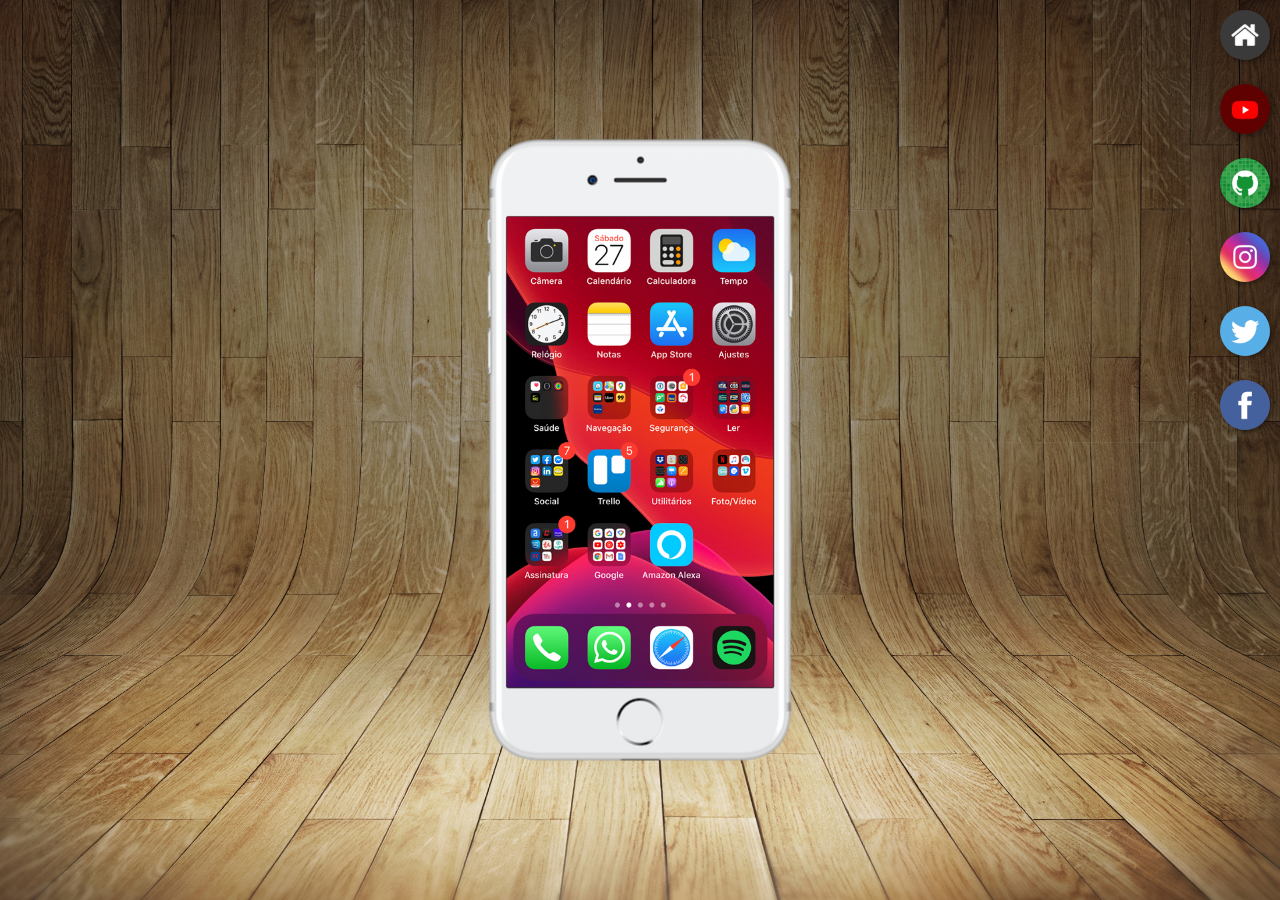
<file: index.html>
<!DOCTYPE html>
<html lang="pt-br">
<head>
  <meta charset="UTF-8">
  <meta name="viewport" content="width=device-width, initial-scale=1.0">
  <title>Projeto rede sociais</title>

  <link rel="stylesheet" href="estilo/style.css">
</head>
<body>
    <main>
        <section id="telefone">
            <iframe src="home.html" name="tela" id="tela" frameborder="0">
              Seu navegador não é compatível com isso.
            </iframe>
        </section>
        <section id="redes-sociais">
            <a href="home.html" target="tela"><img src="imagens/logo-home.jpg" alt="home"></a> <br>
            <a href="youtube.html" target="tela"><img src="imagens/logo-youtube.jpg" alt="Youtube"></a> <br>
            <a href="github.html" target="tela"><img src="imagens/logo-github.jpg" alt="Github"></a> <br>
            <a href="instagram.html" target="tela"><img src="imagens/logo-instagram.jpg" alt="Instagram"></a> <br>
            <a href="#" target="tela"><img src="imagens/logo-twitter.jpg" alt="Twitter"></a> <br>
            <a href="facebook.html" target="tela"><img src="imagens/logo-facebook.jpg" alt="Facebook"></a> <br>
        </section>
    </main>
</body>
</html>
</file>
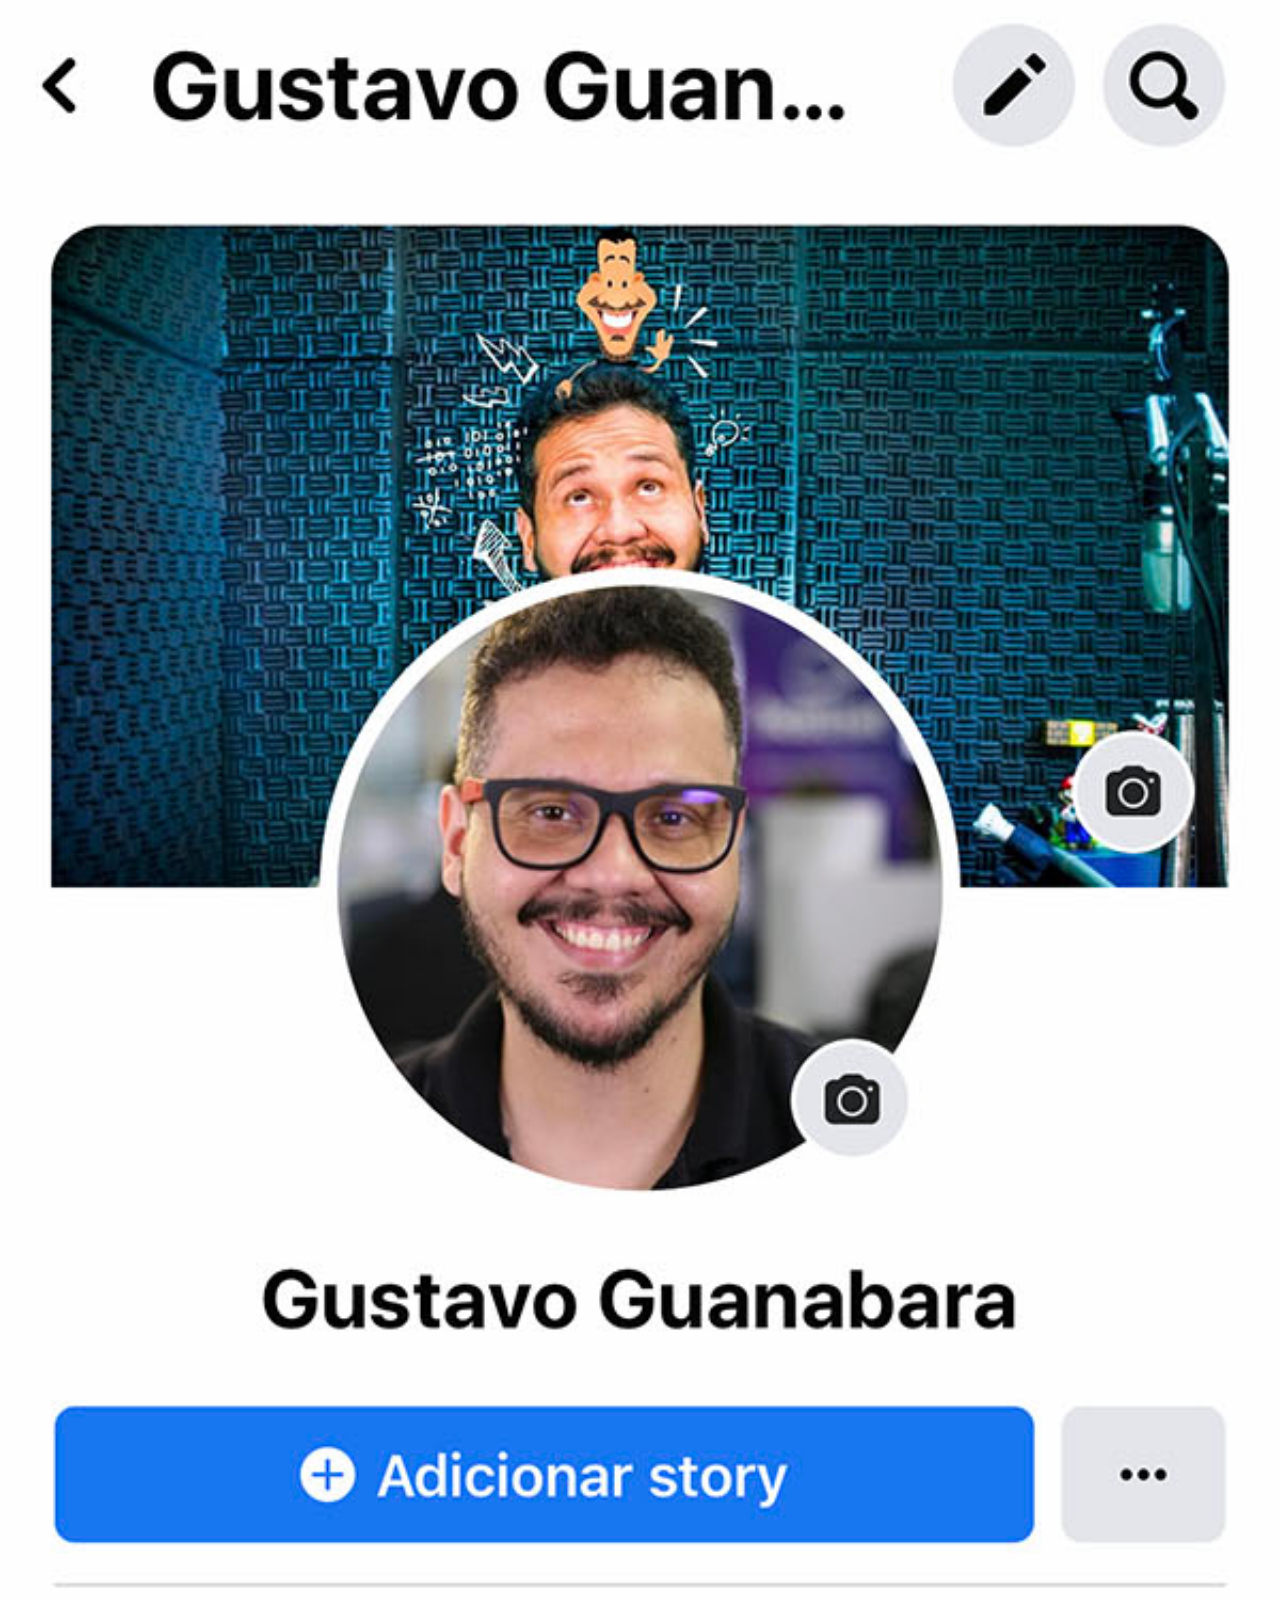
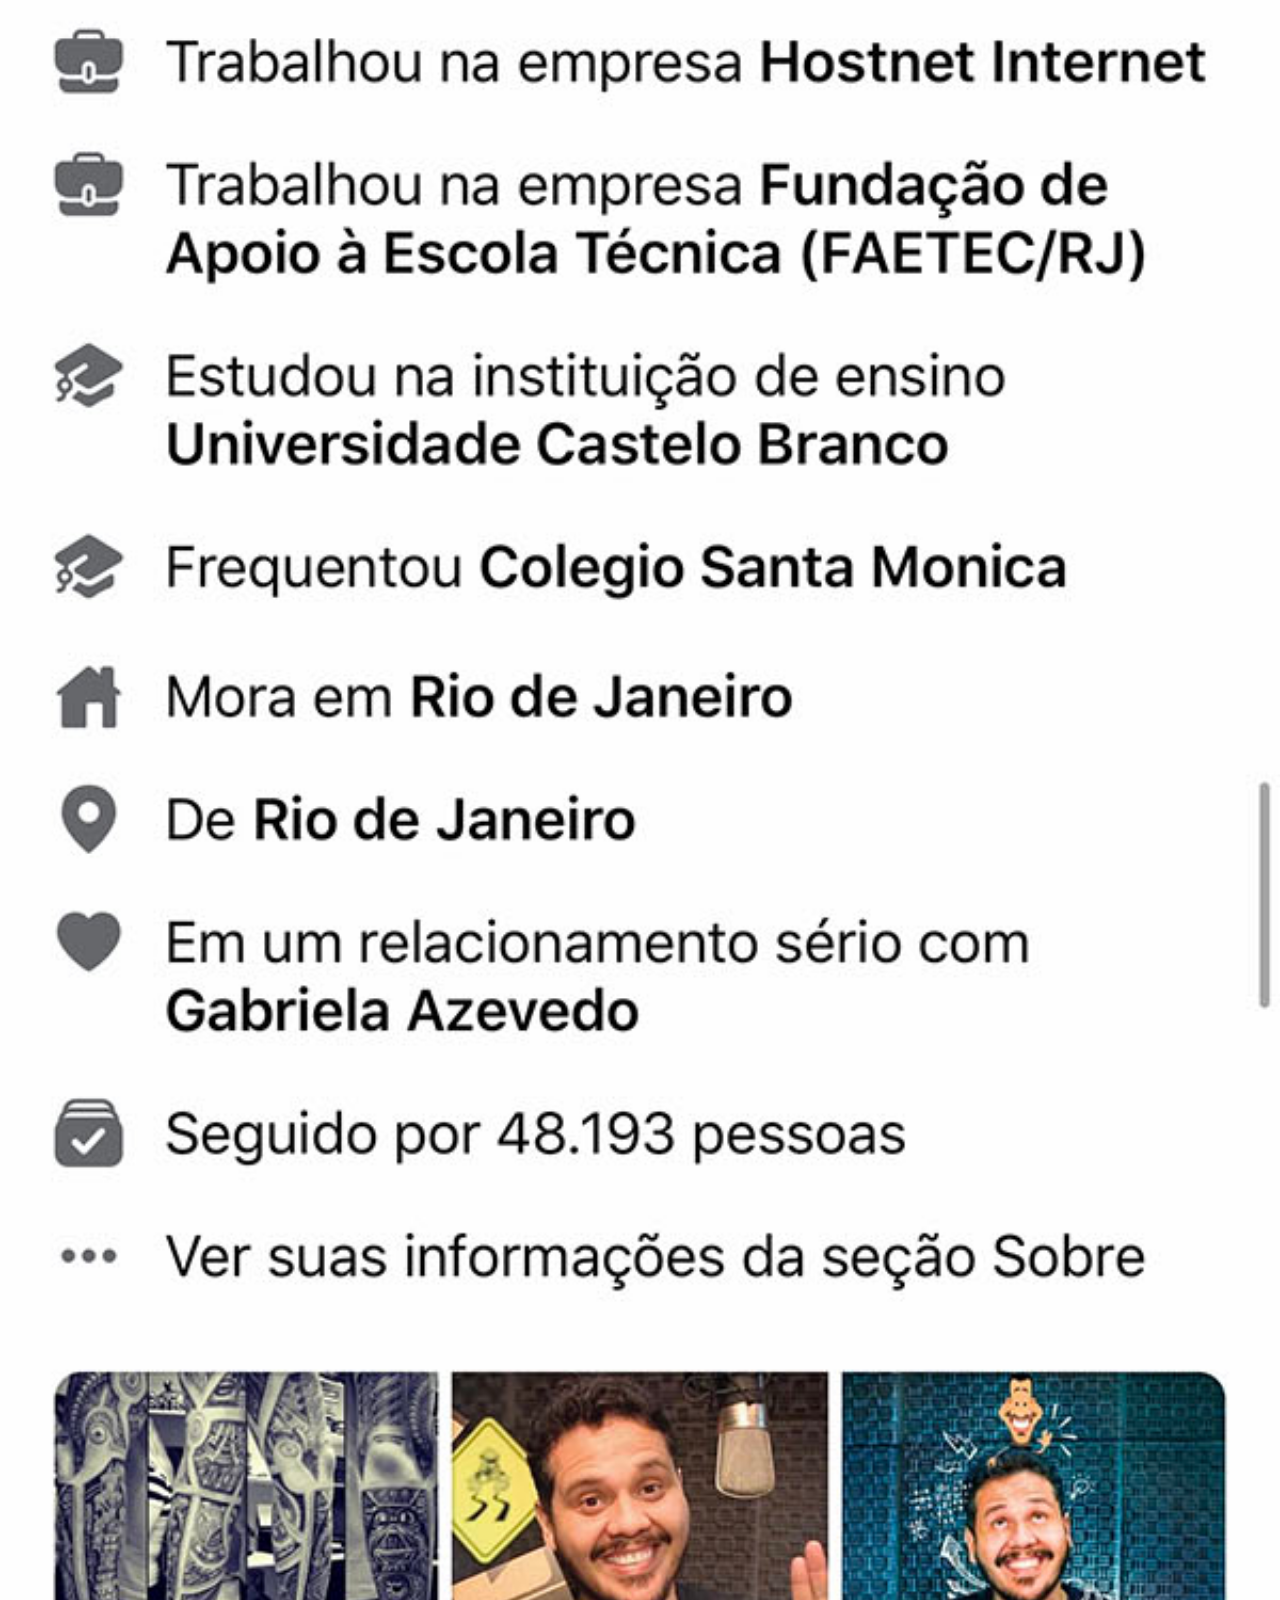
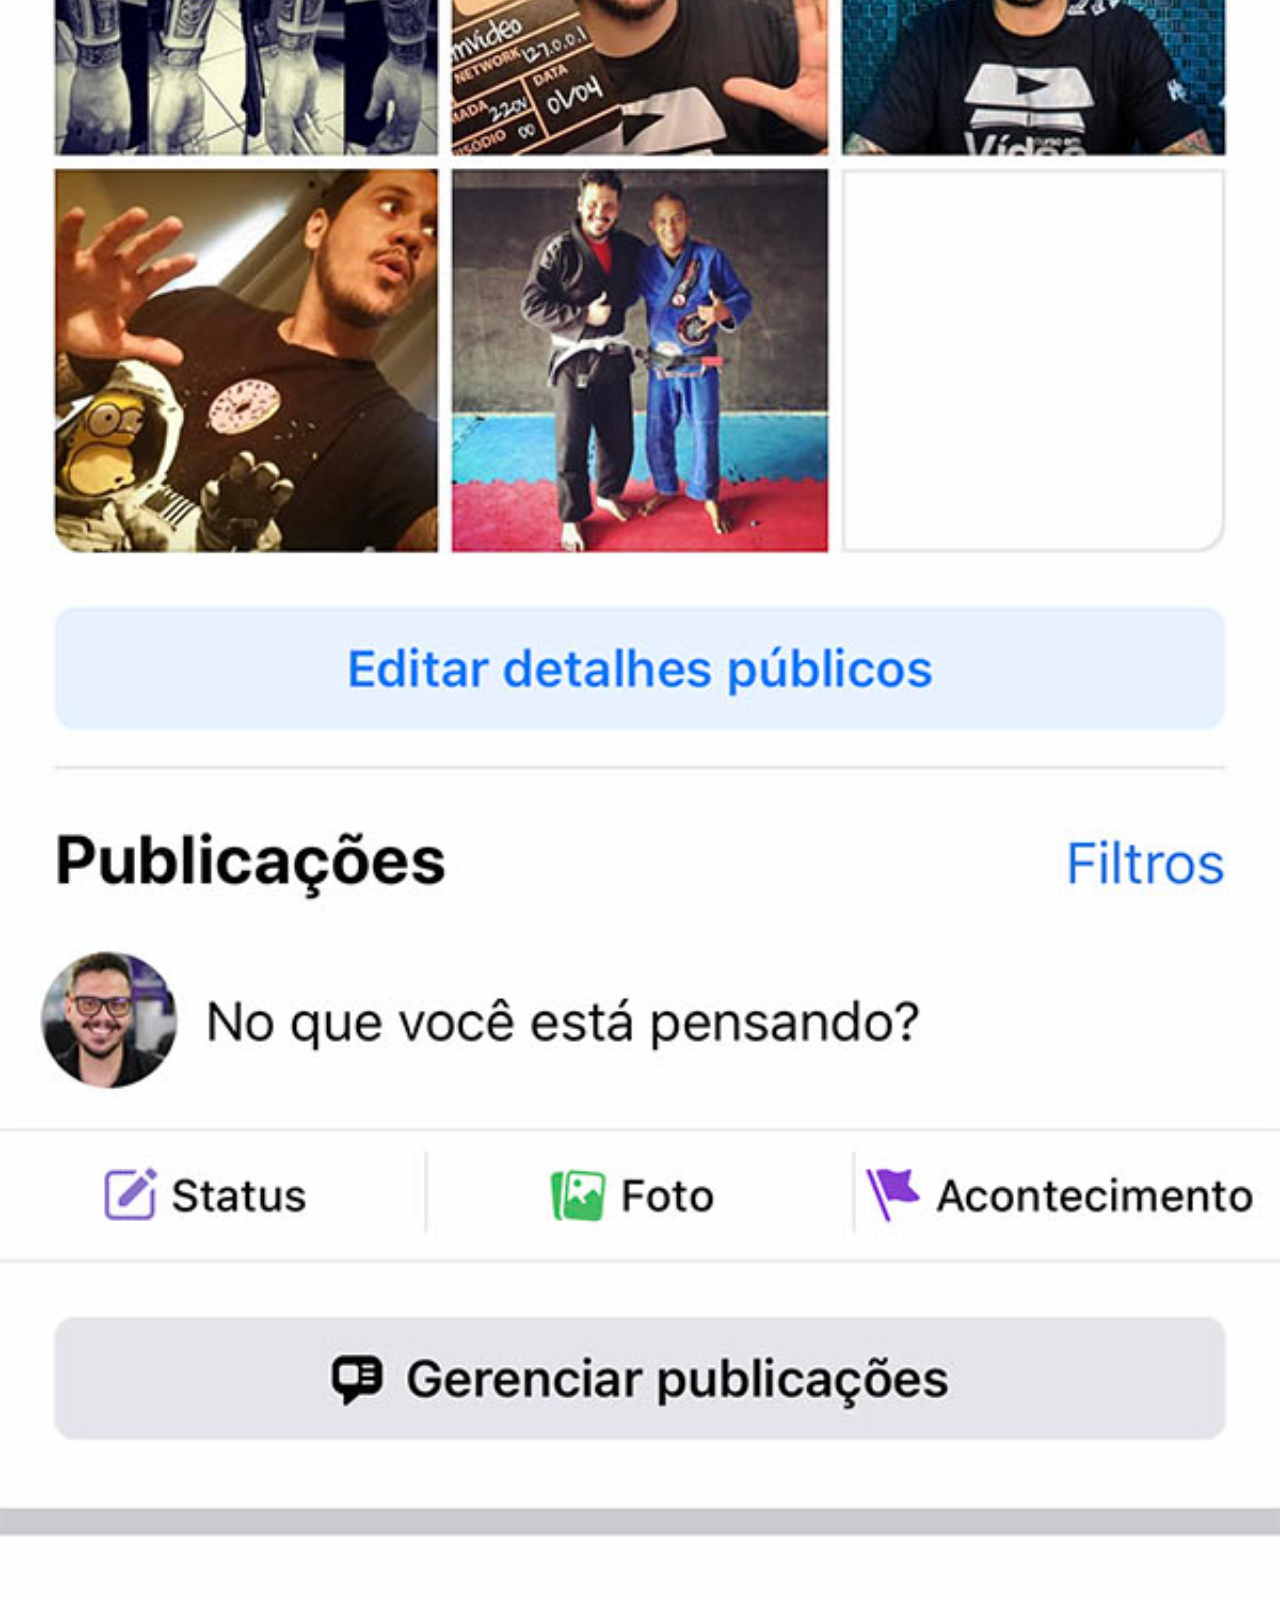
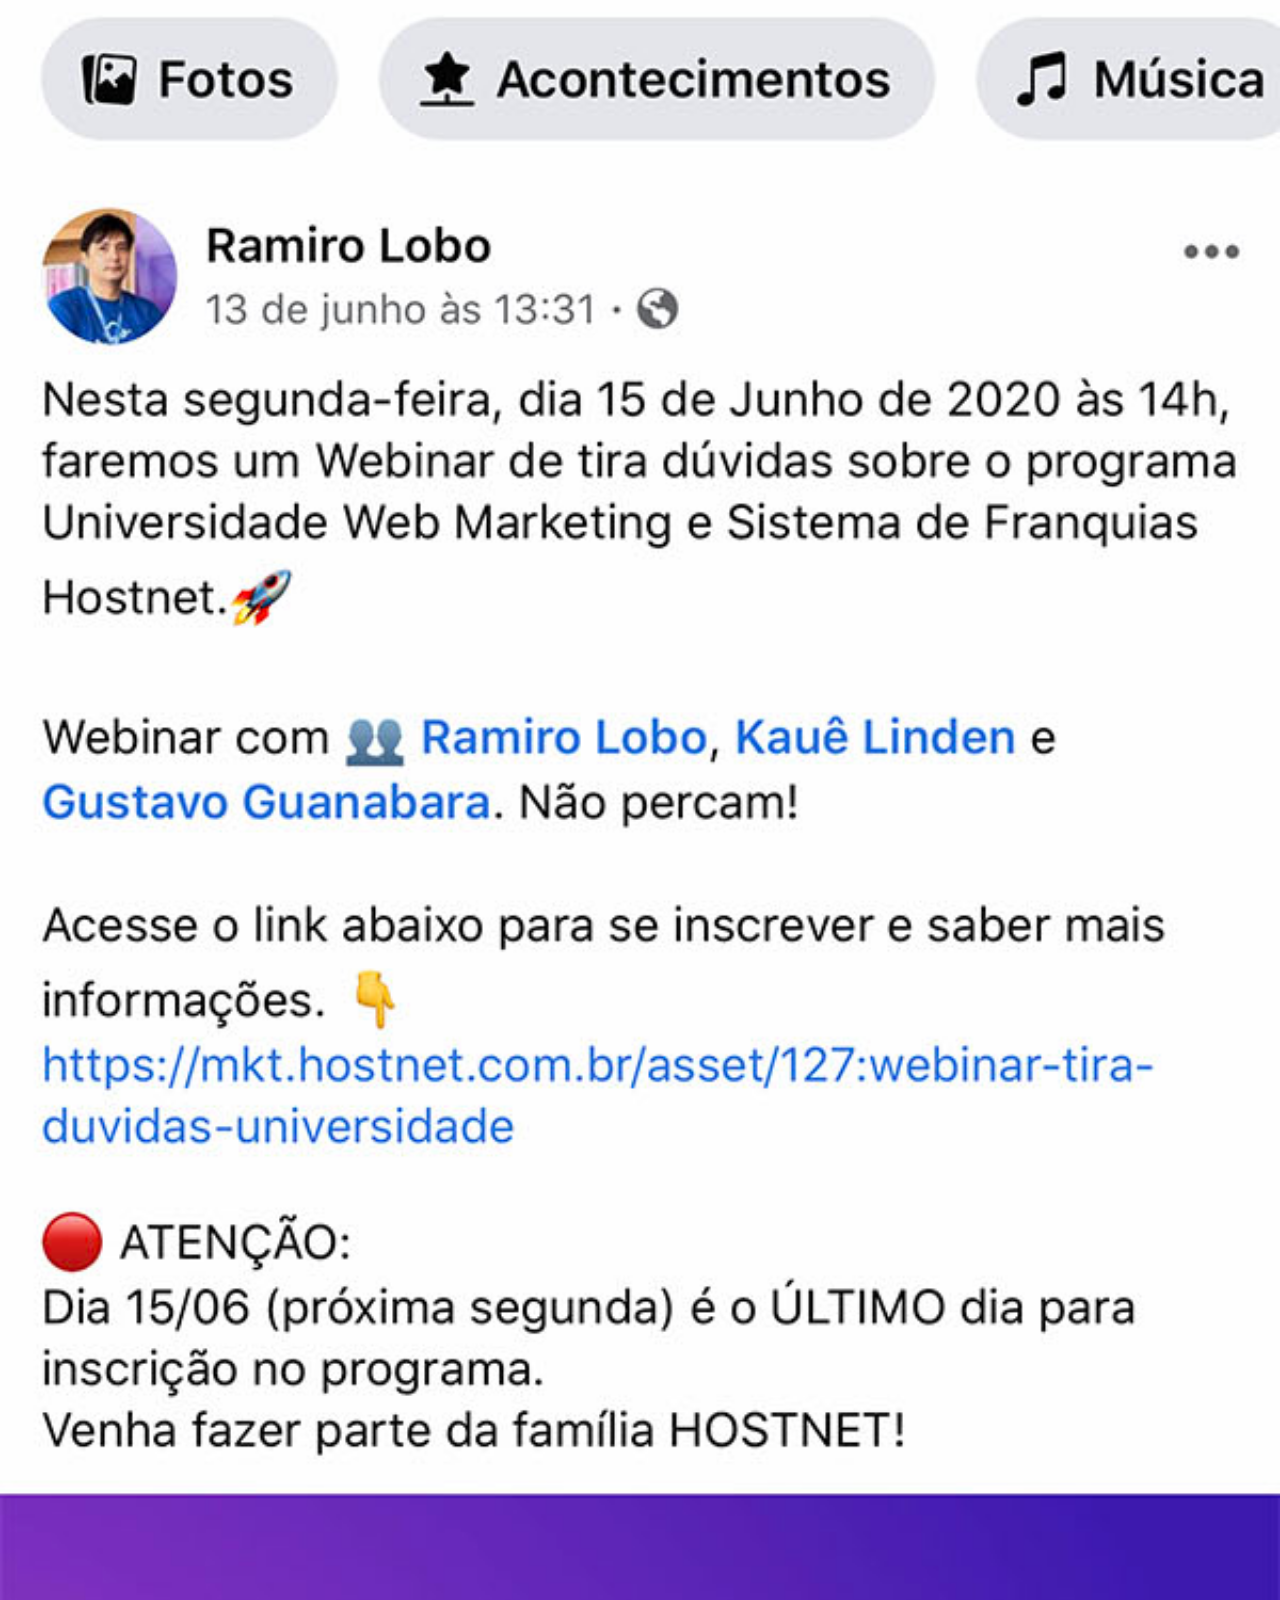
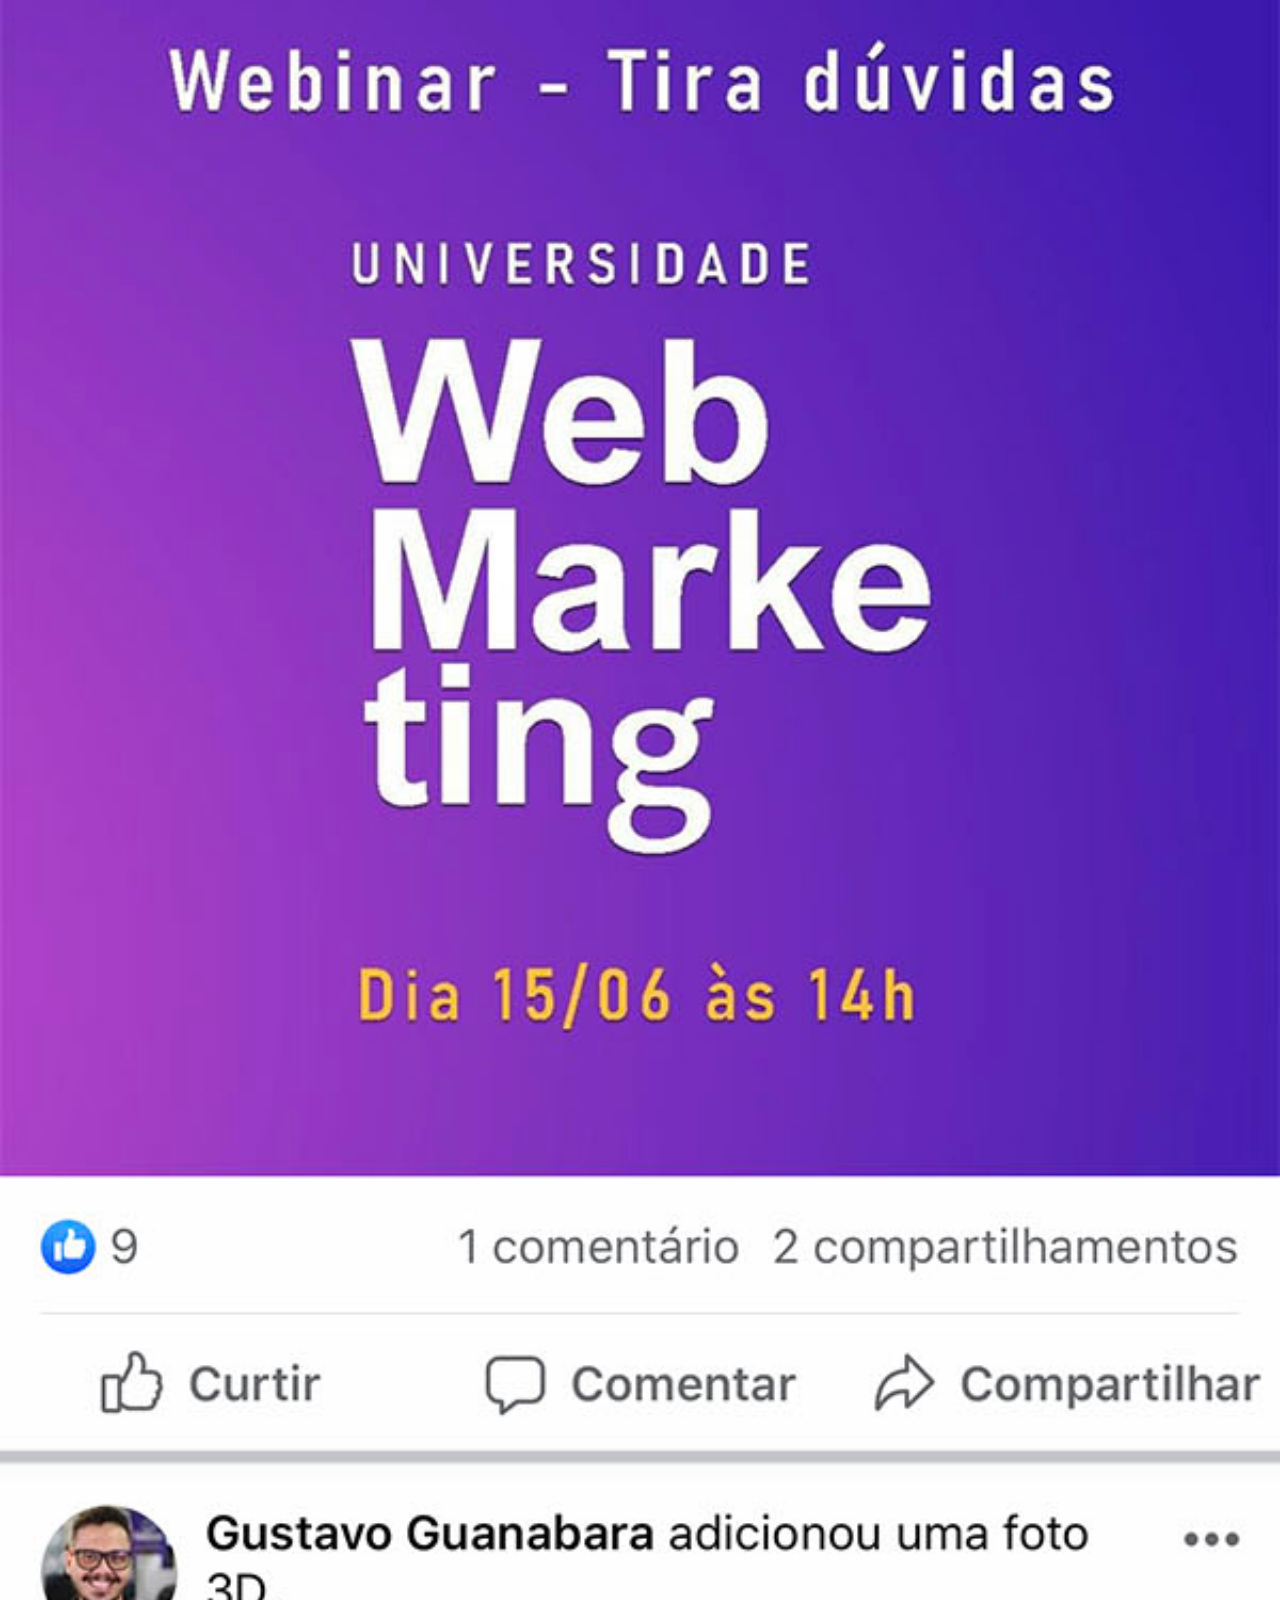
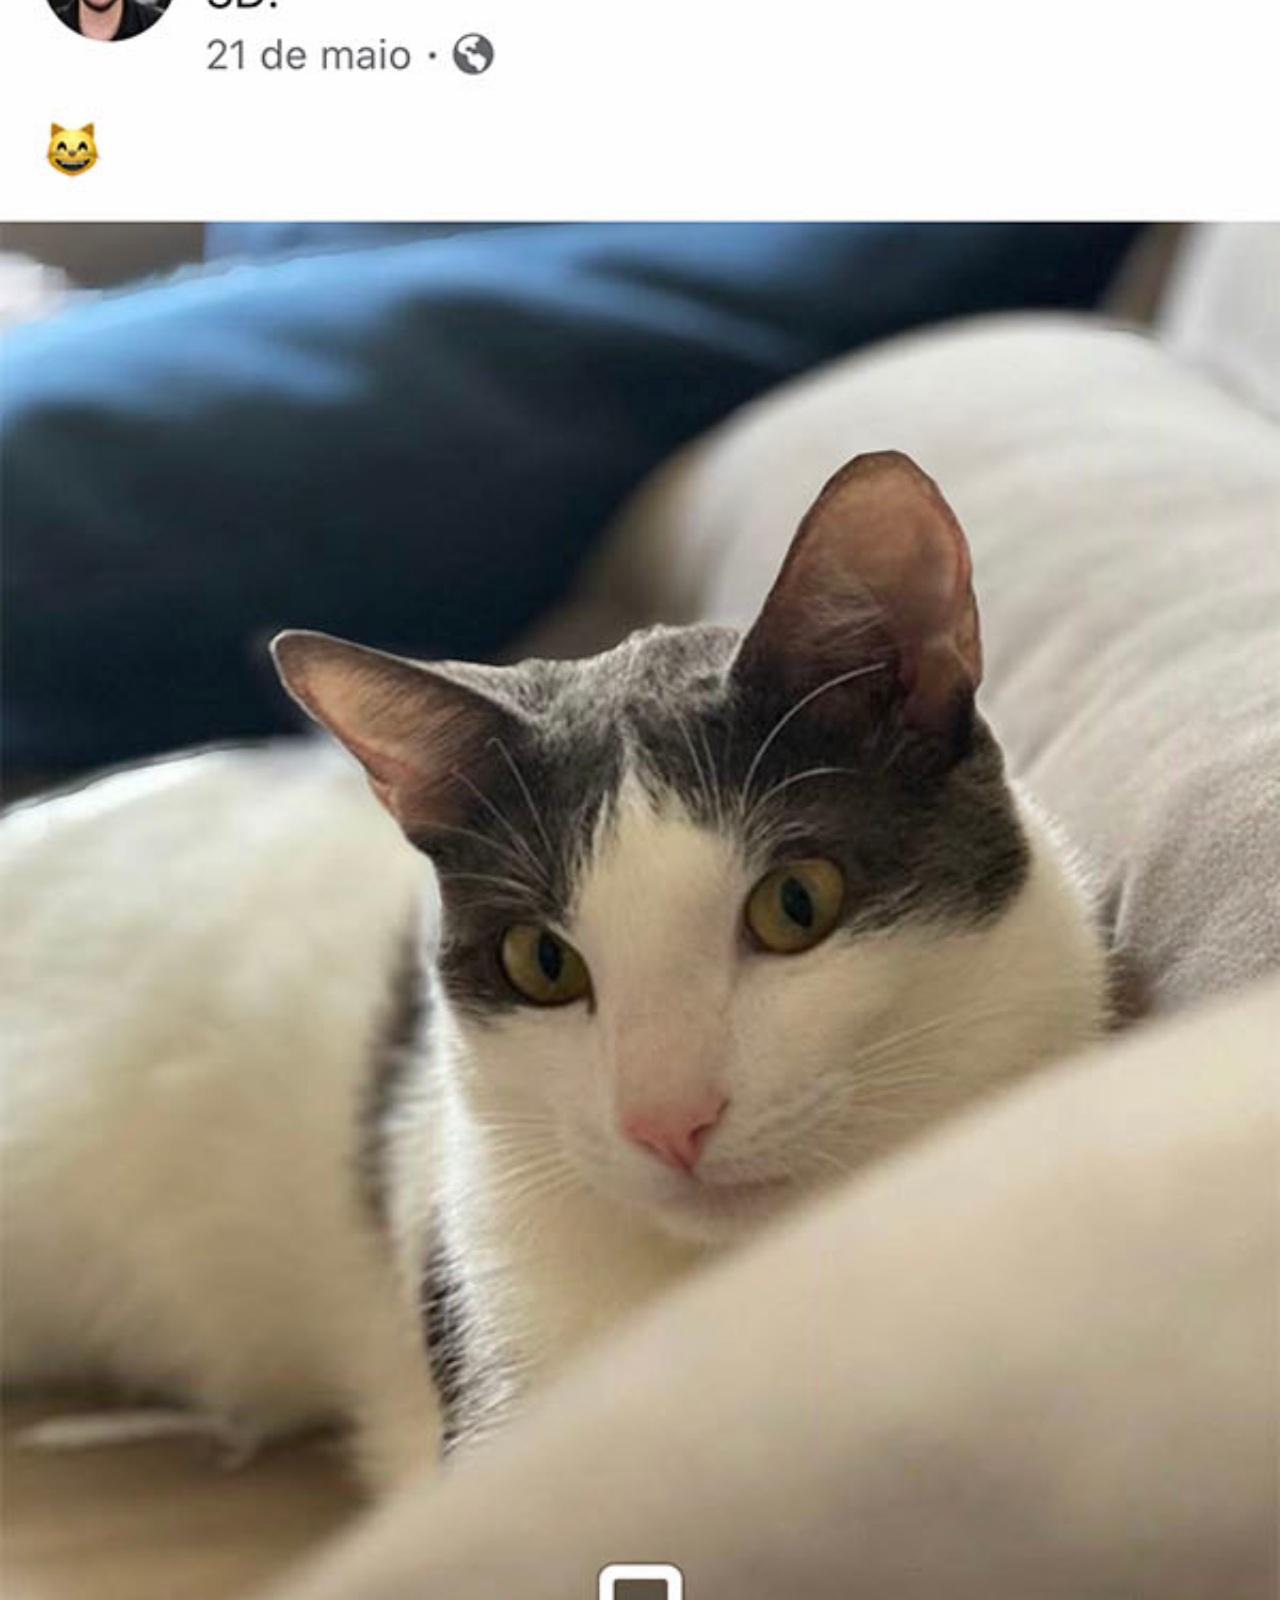
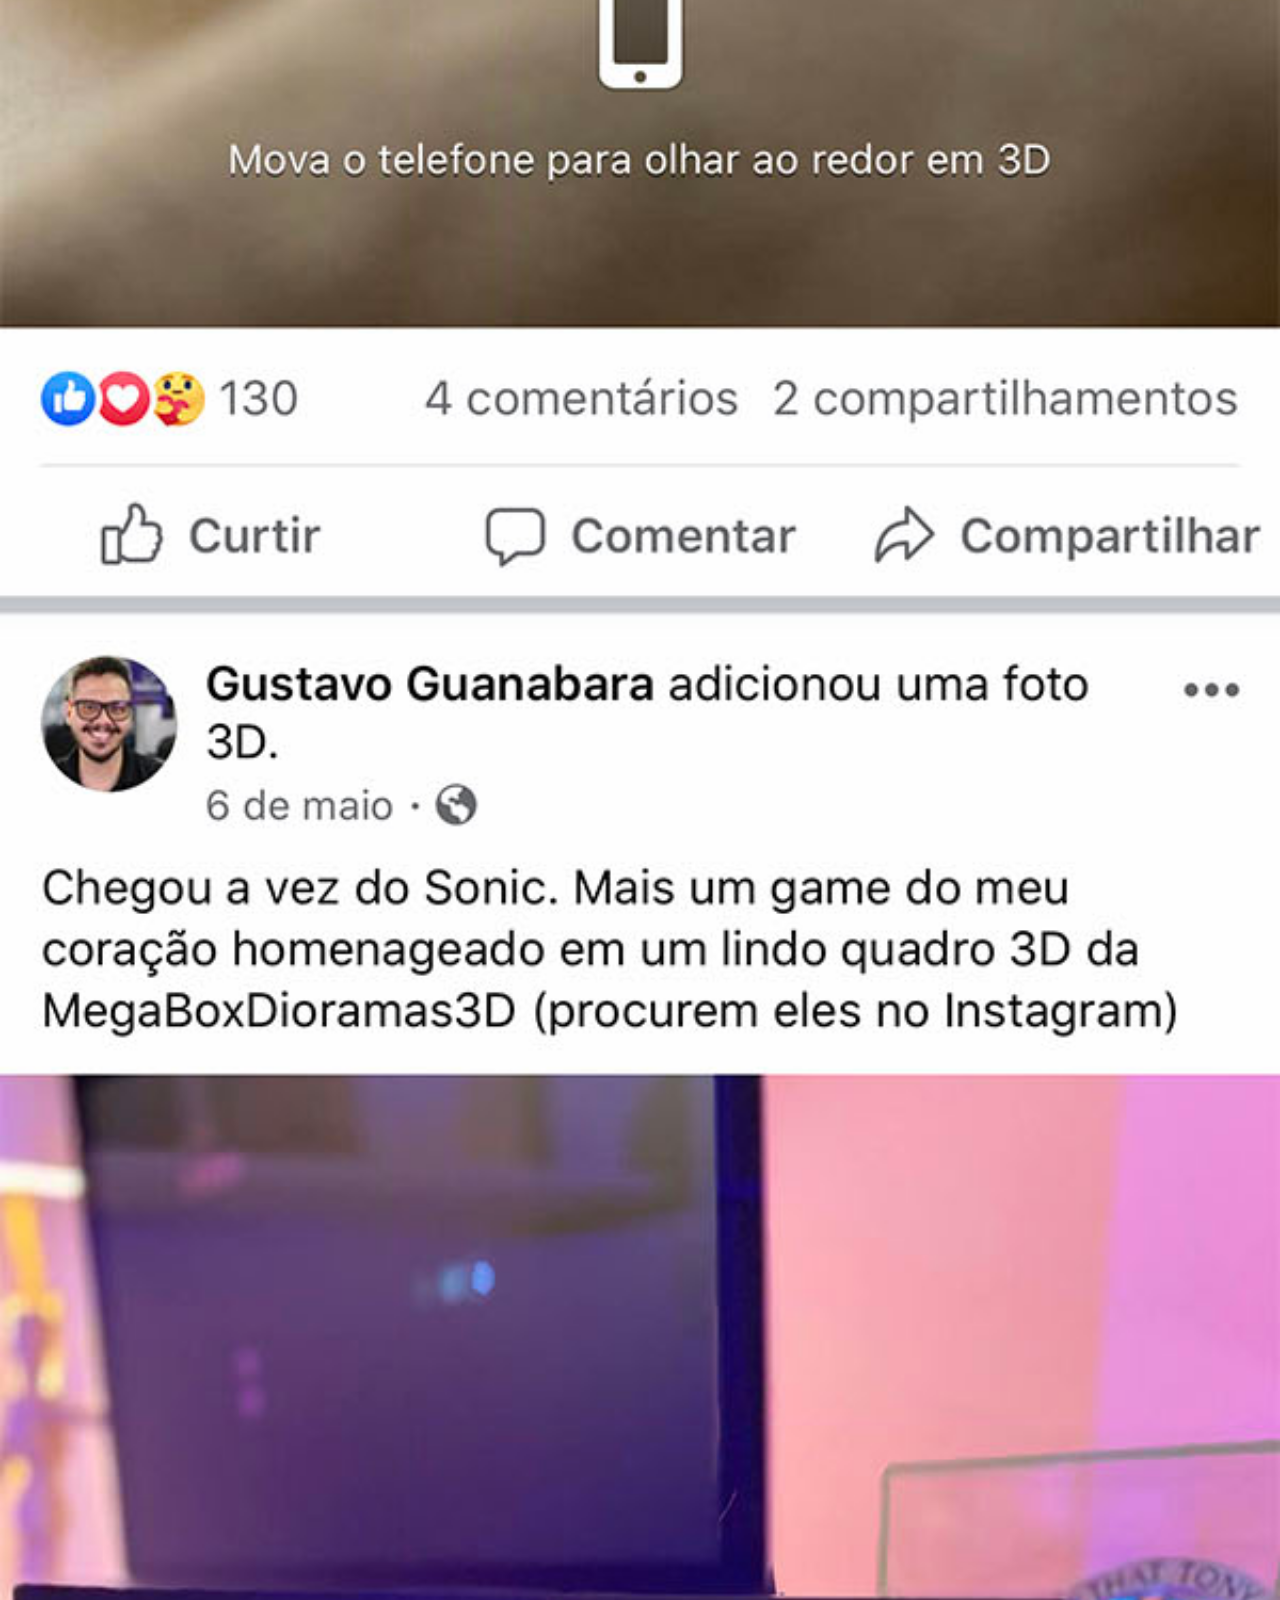
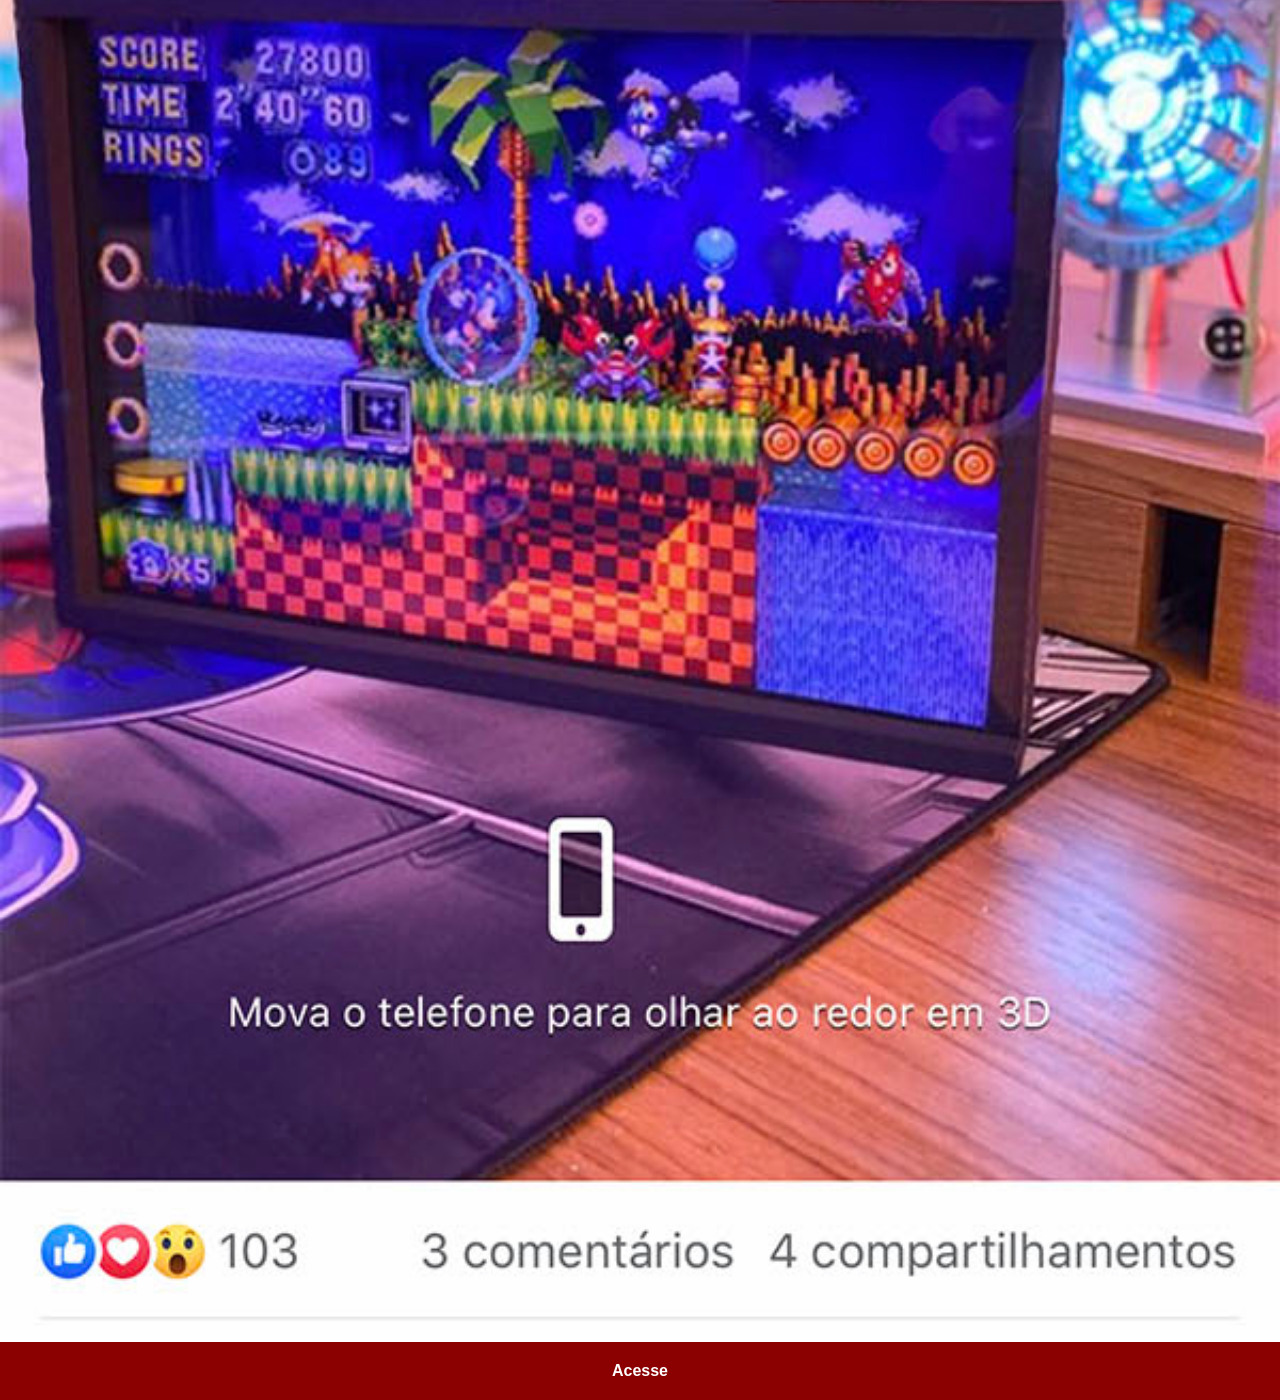
<file: facebook.html>
<!DOCTYPE html>
<html lang="pt-br">
<head>
  <meta charset="UTF-8">
  <meta name="viewport" content="width=device-width, initial-scale=1.0">
  <title>Facebook</title>

  <link rel="stylesheet" href="estilo/social.css">
</head>
<body>
   <img src="imagens/tela-facebook.jpg" alt="Facebook">

   <a href="https://www.facebook.com/CursosEmVideo/" target="_blank">Acesse</a>
</body>
</html>
</file>
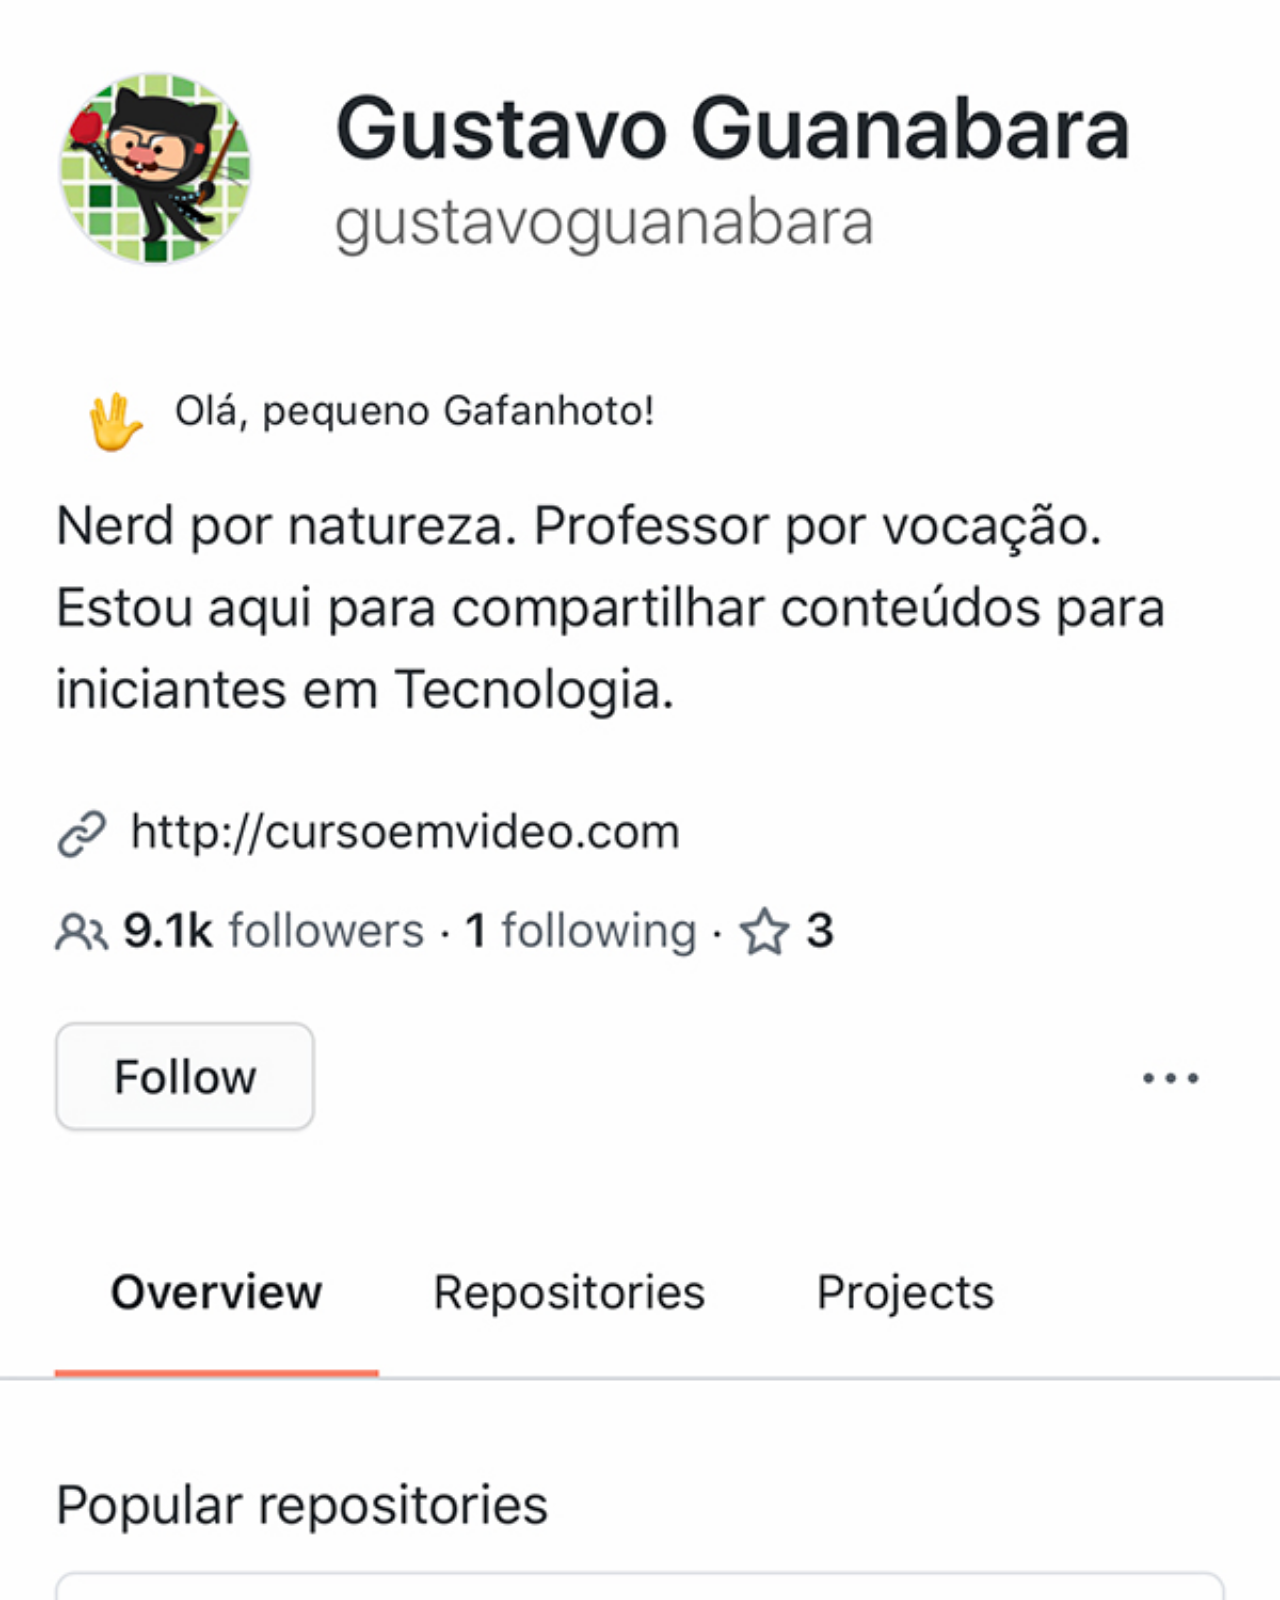
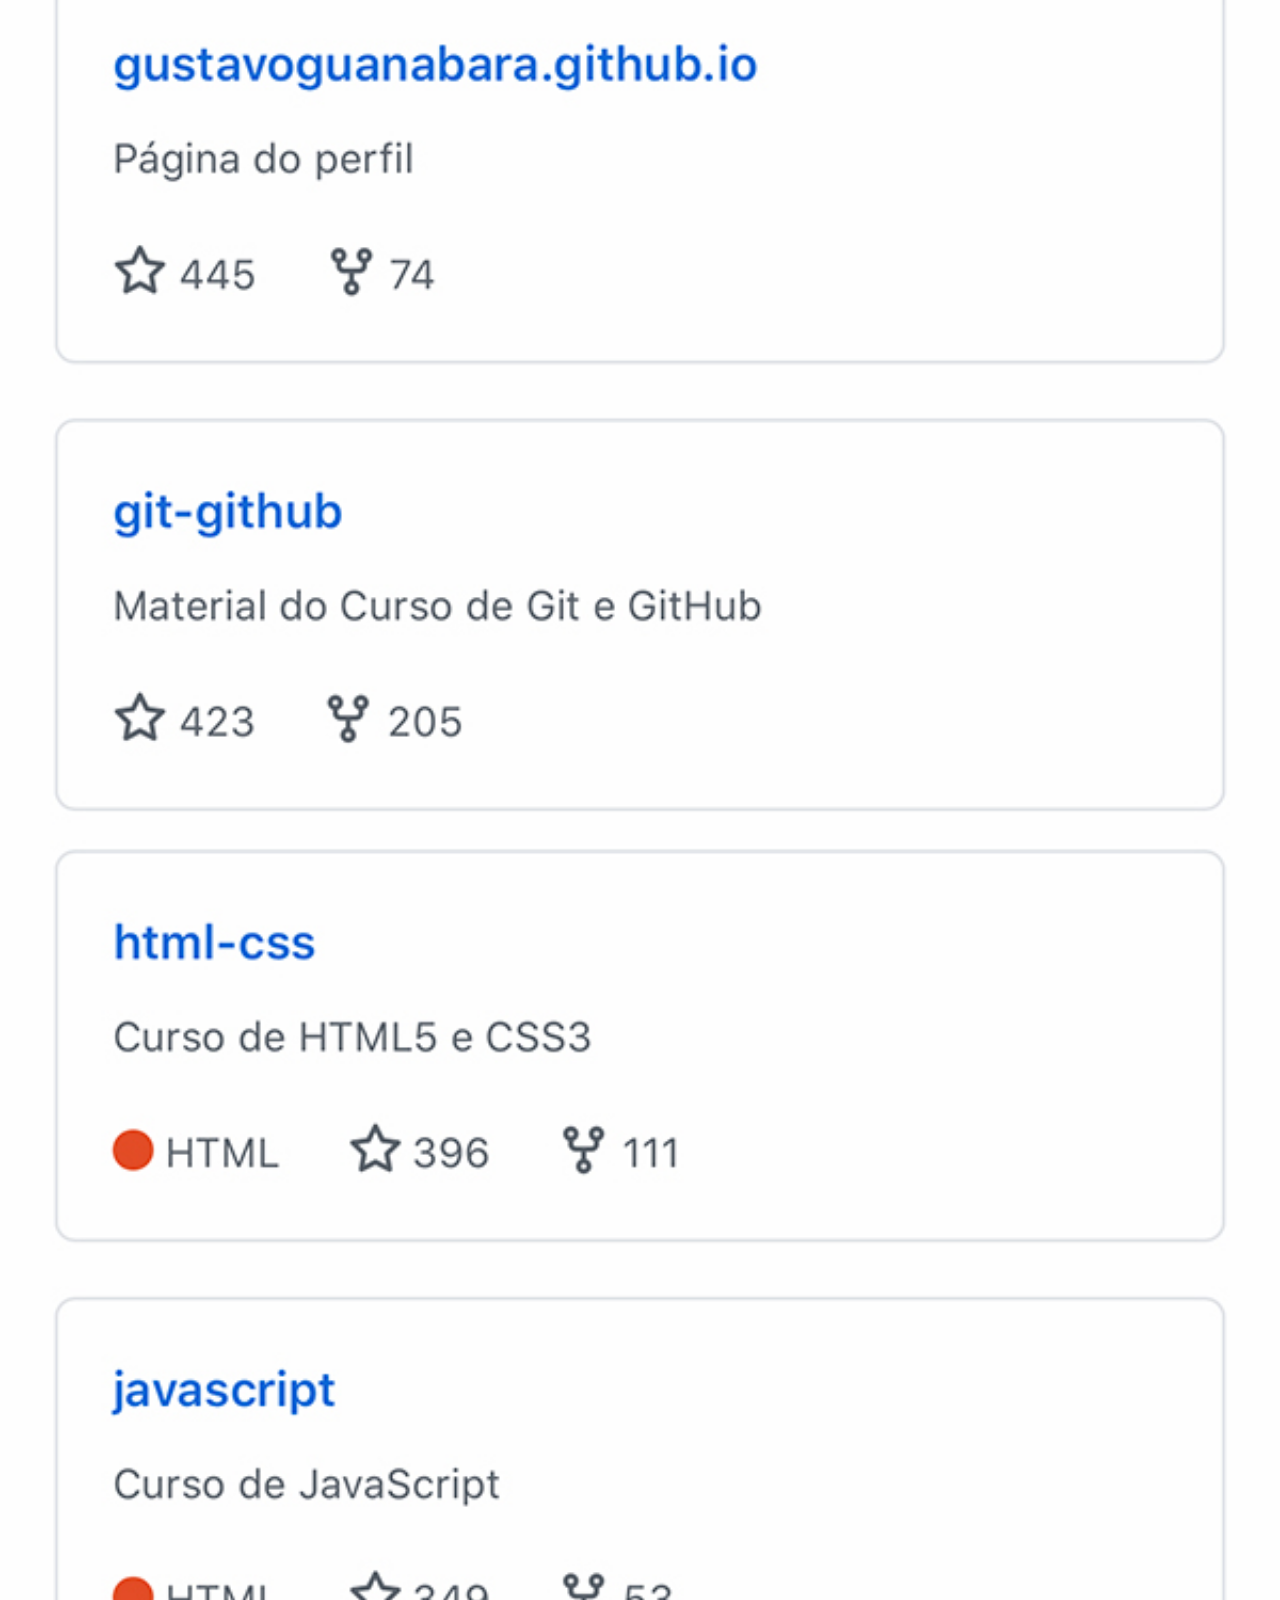
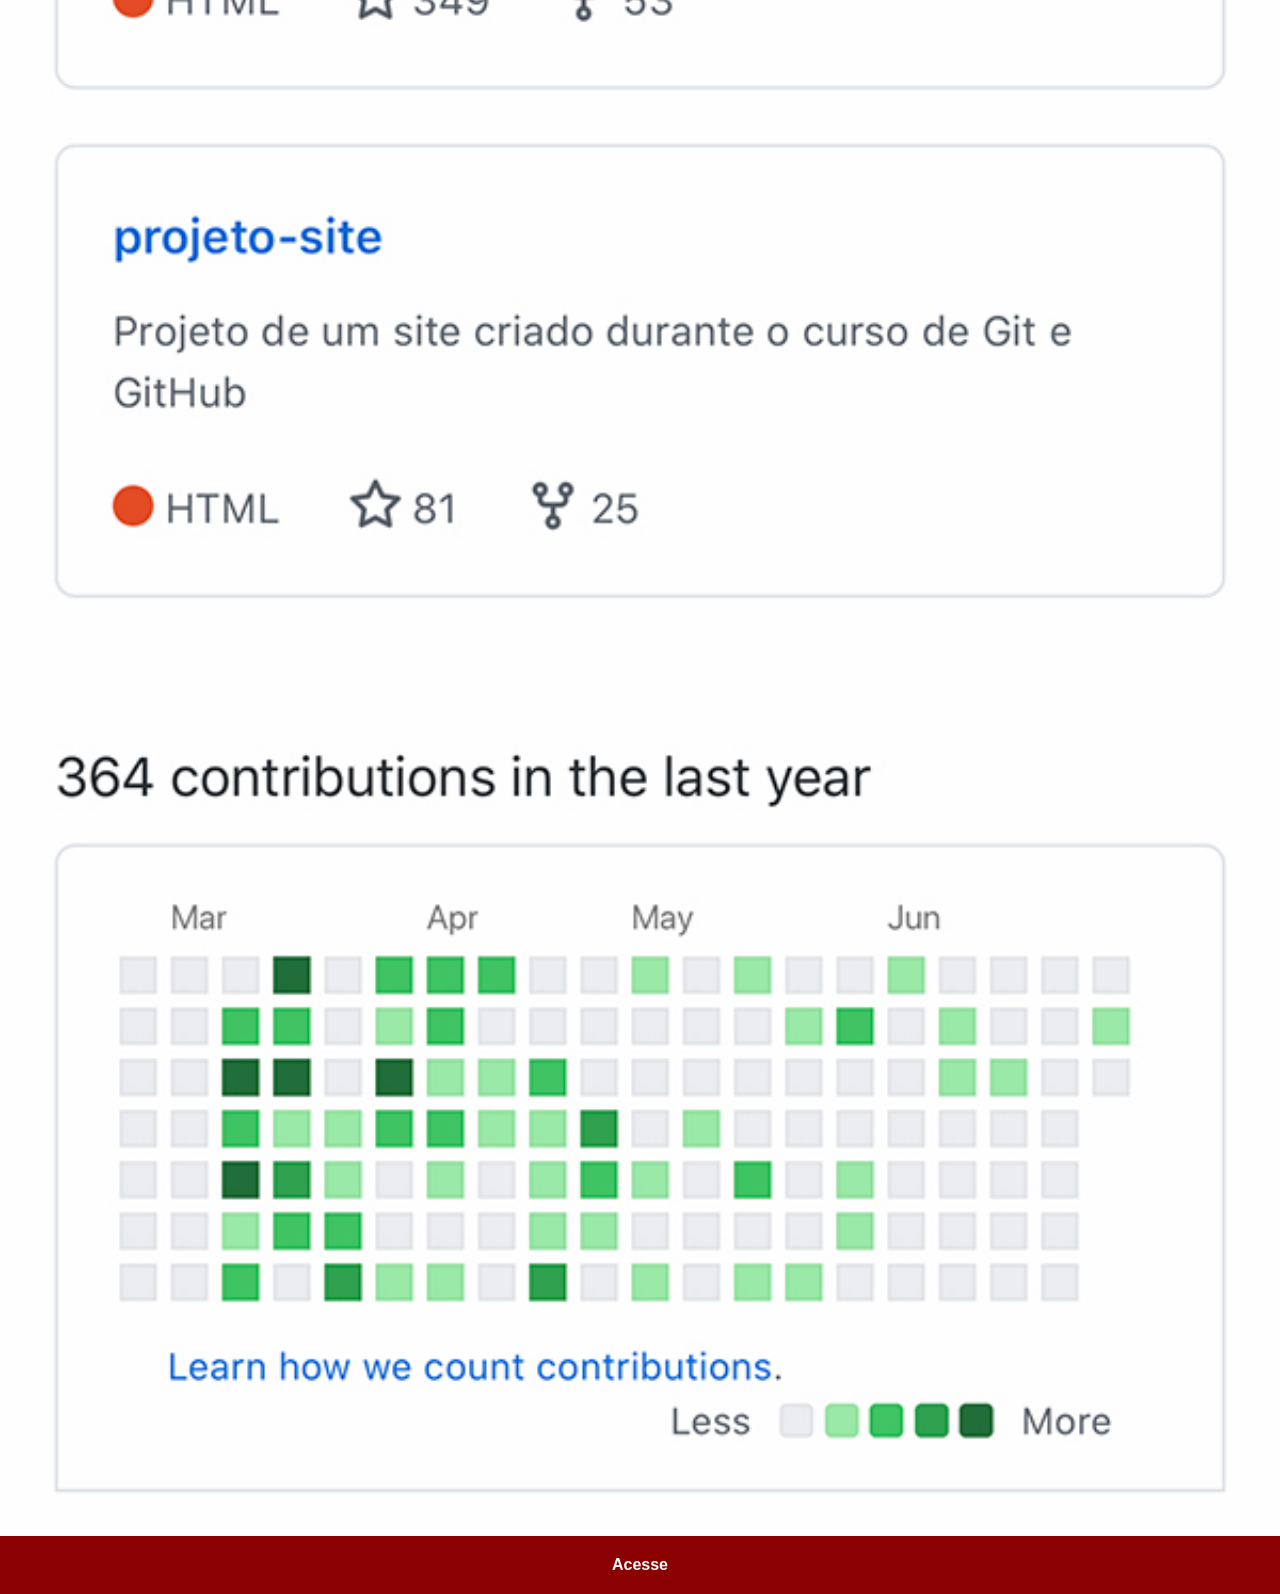
<file: github.html>
<!DOCTYPE html>
<html lang="pt-br">
<head>
  <meta charset="UTF-8">
  <meta name="viewport" content="width=device-width, initial-scale=1.0">
  <title>GitHub</title>

  <link rel="stylesheet" href="estilo/social.css">
</head>
<body>
    <img src="imagens/tela-github.jpg" alt="Github">

    <a href="https://github.com/GabrielaOliveira27" target="_blank">Acesse</a>
</body>
</html>
</file>
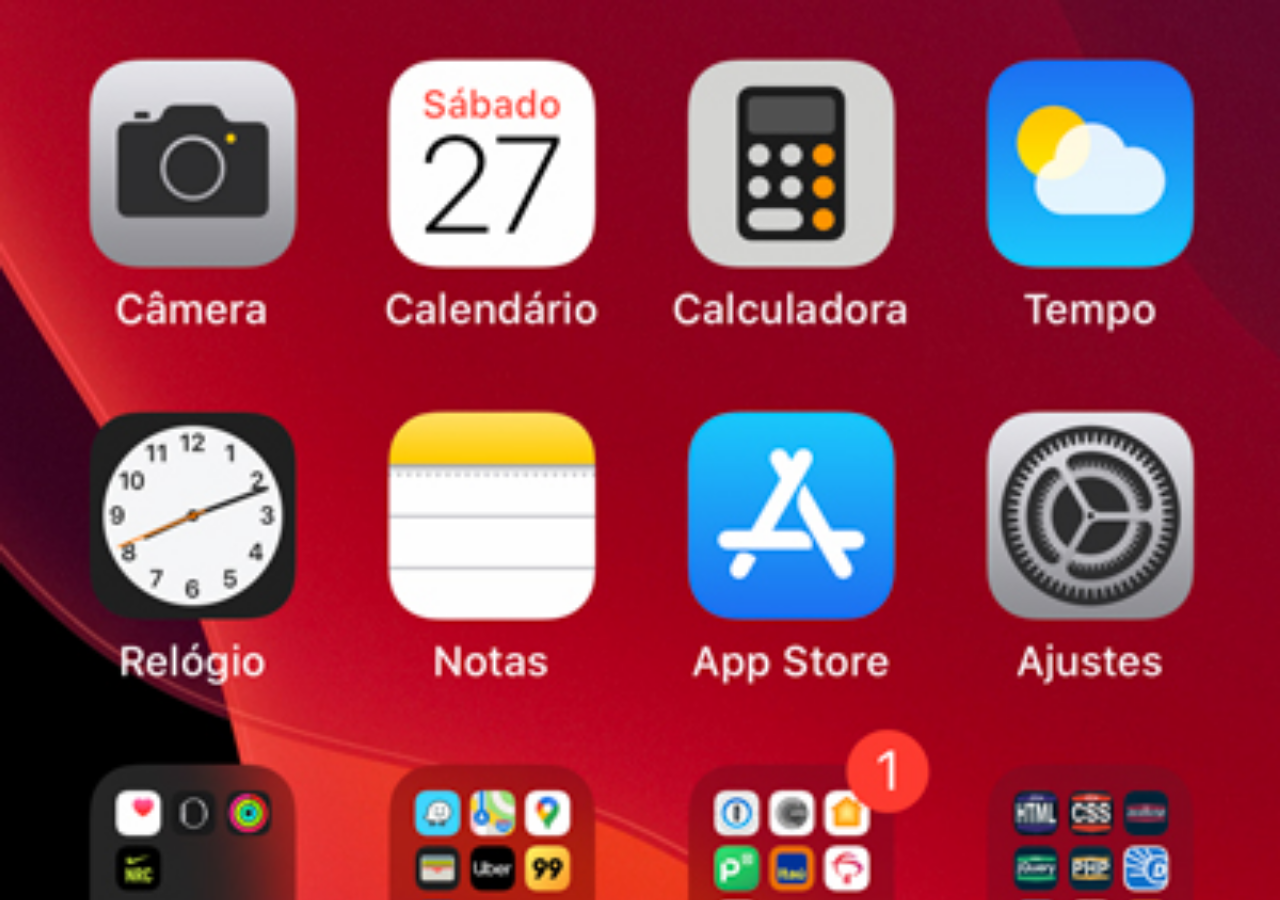
<file: home.html>
<!DOCTYPE html>
<html lang="pt-br">
<head>
  <meta charset="UTF-8">
  <meta name="viewport" content="width=device-width, initial-scale=1.0">
  <title>Home</title>

  <style>
     * {
      margin: 0px;
      padding: 0px;
     }

     body {
      width: 100vw;
      height: 100vh;
      background: black url('imagens/tela-home.jpg') no-repeat top center/cover;
      

     }
  </style>
</head>
<body>

</body>
</html>
</file>
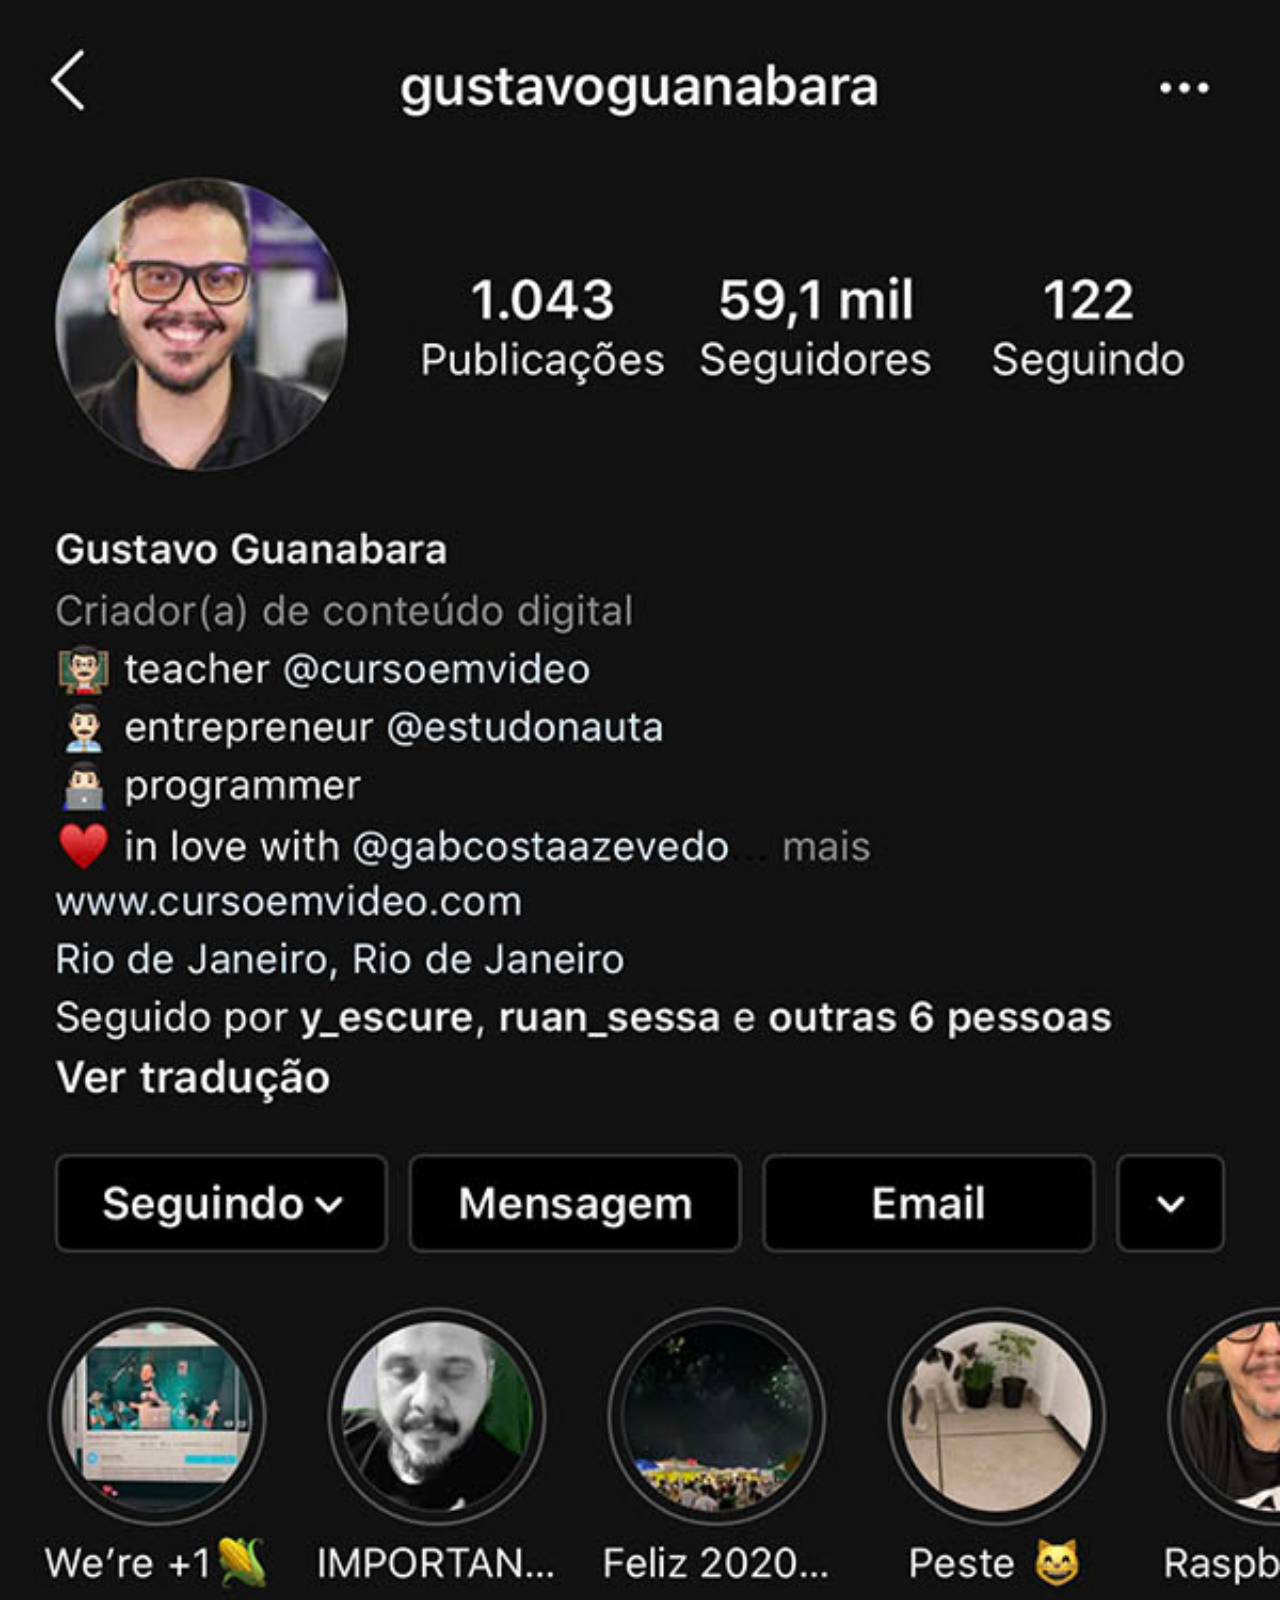
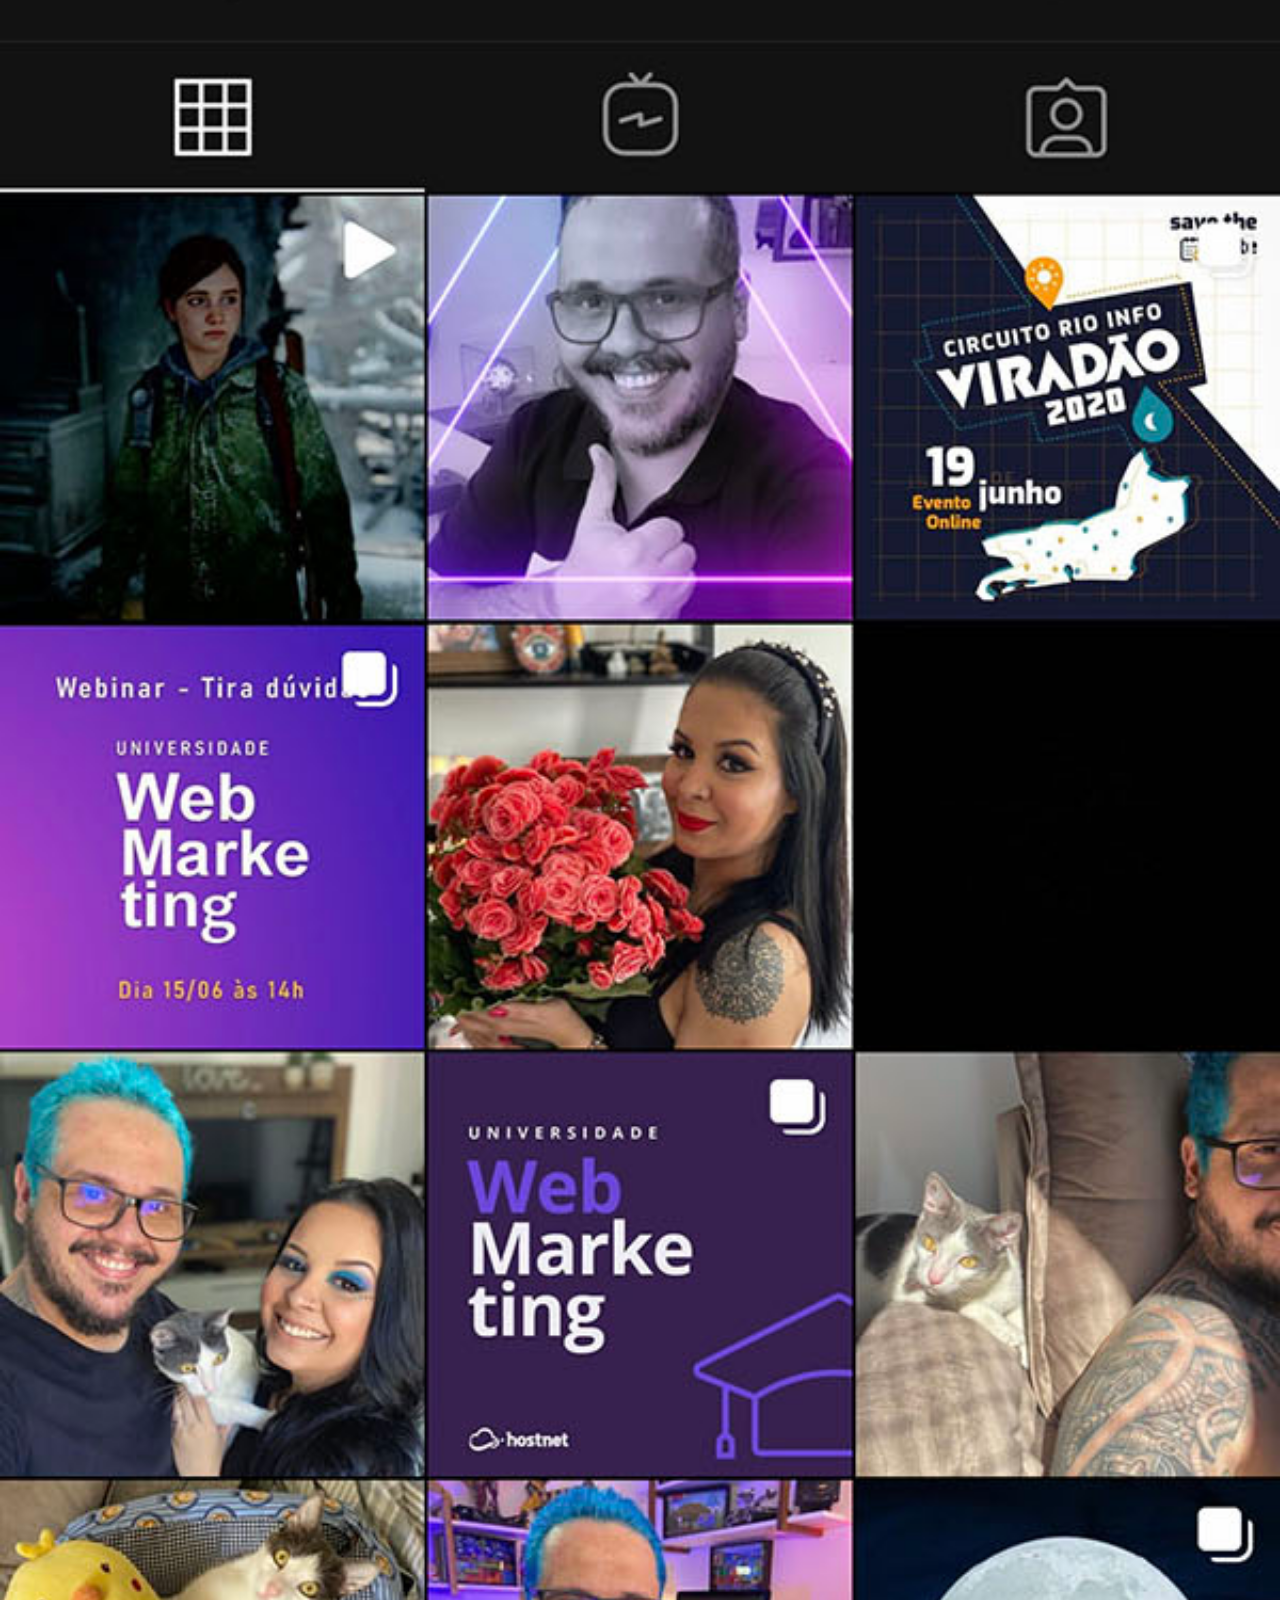
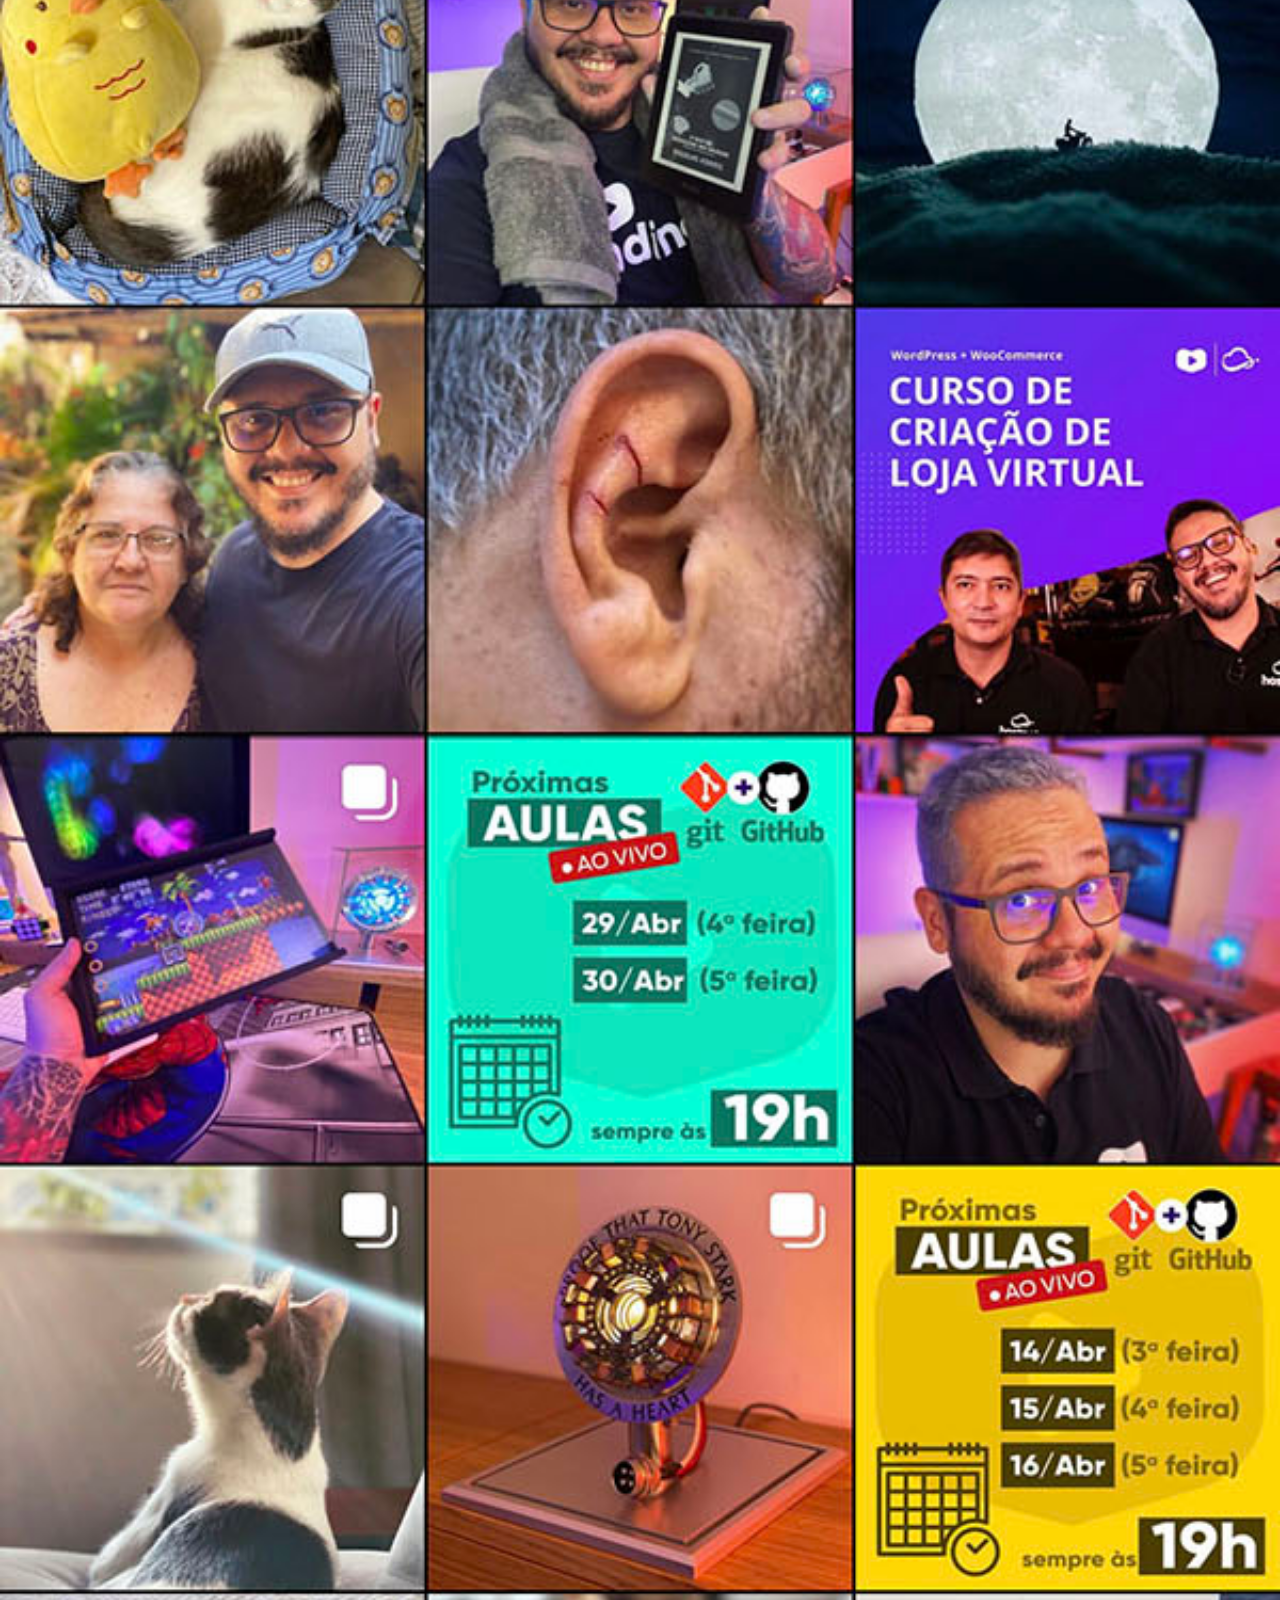
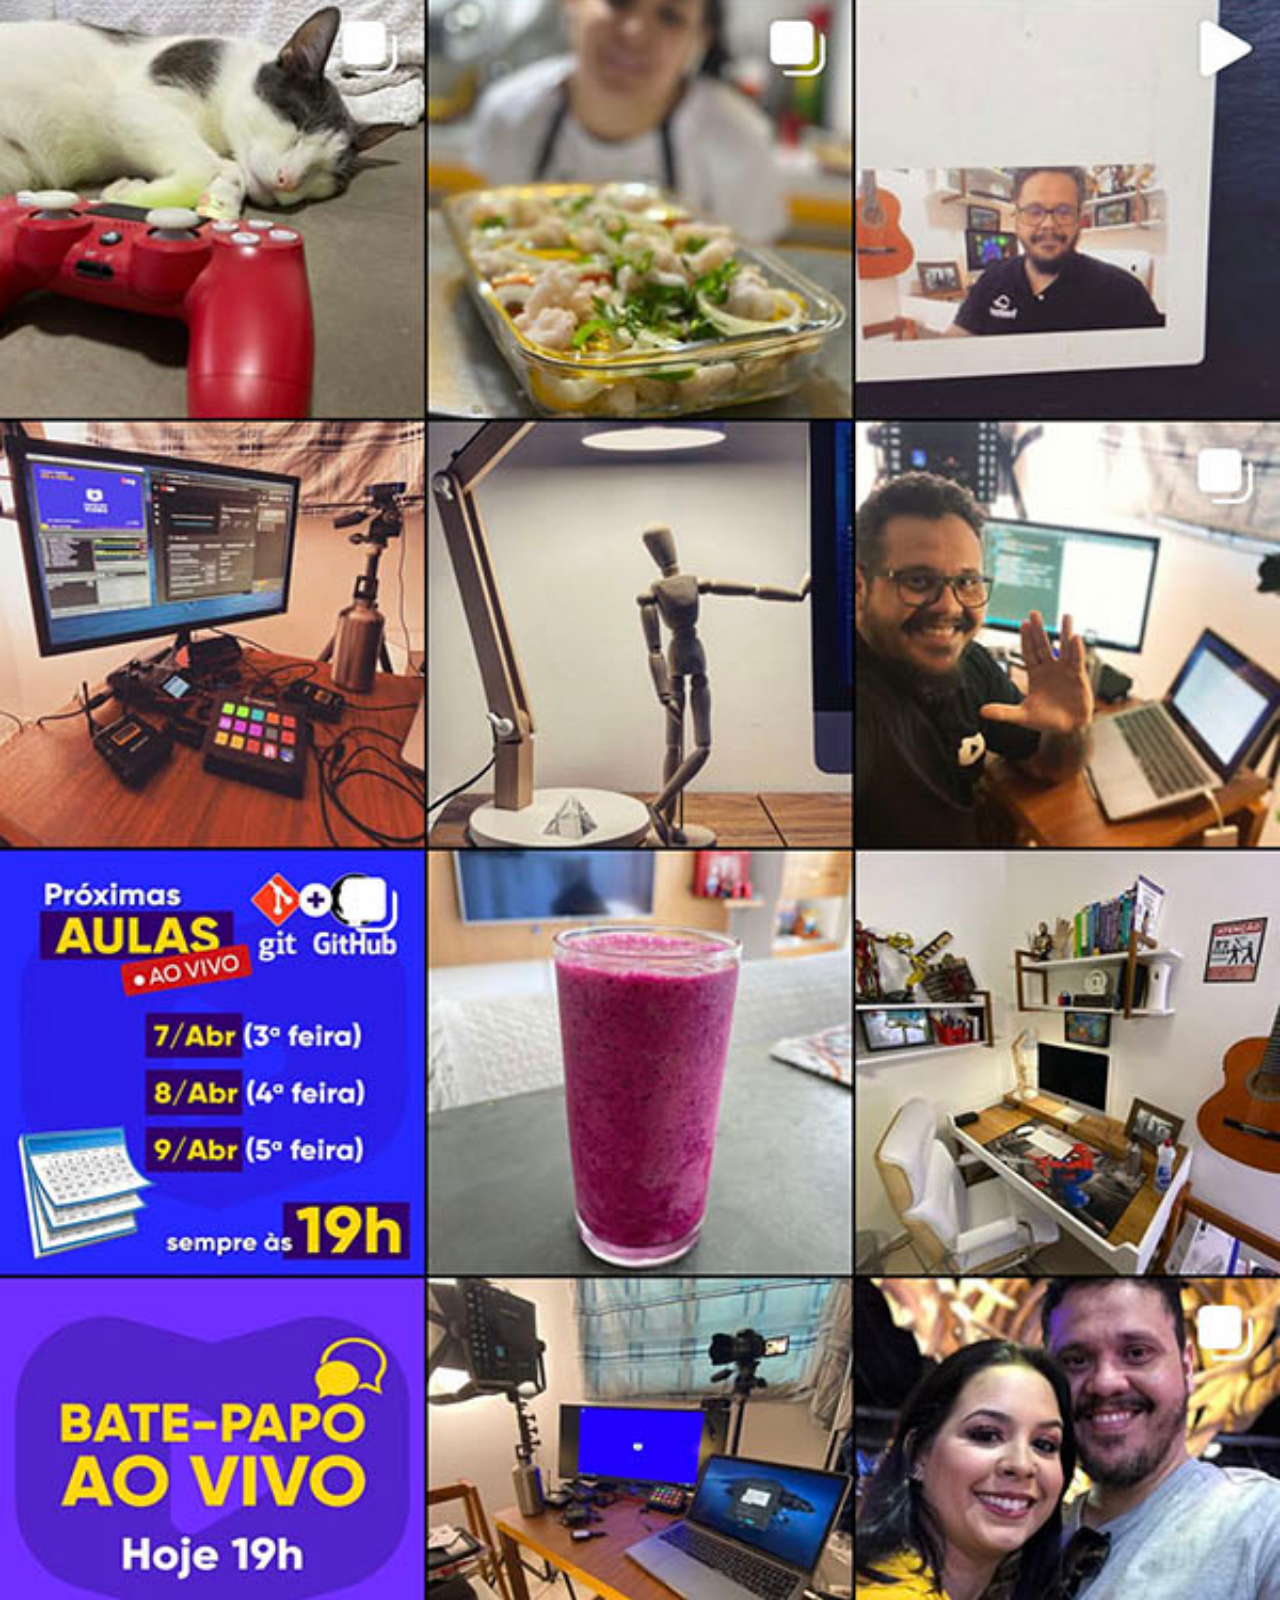
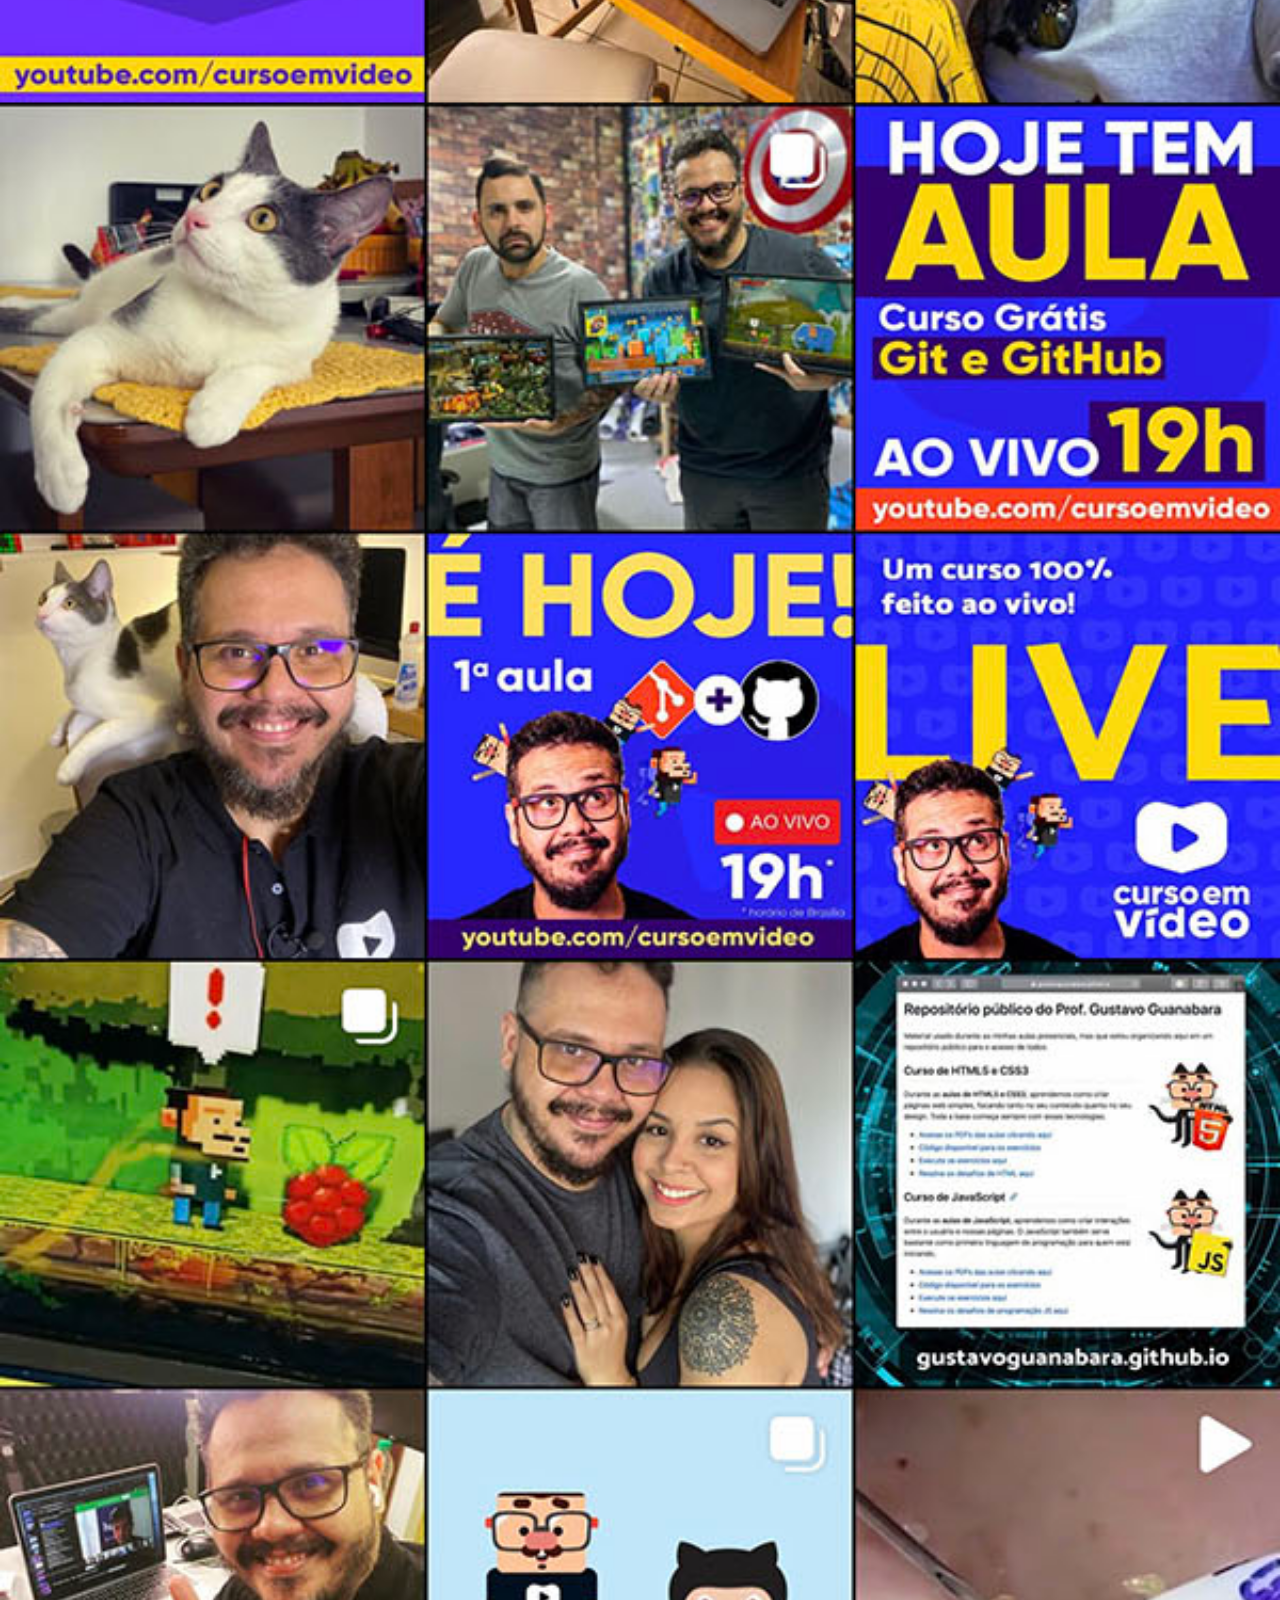
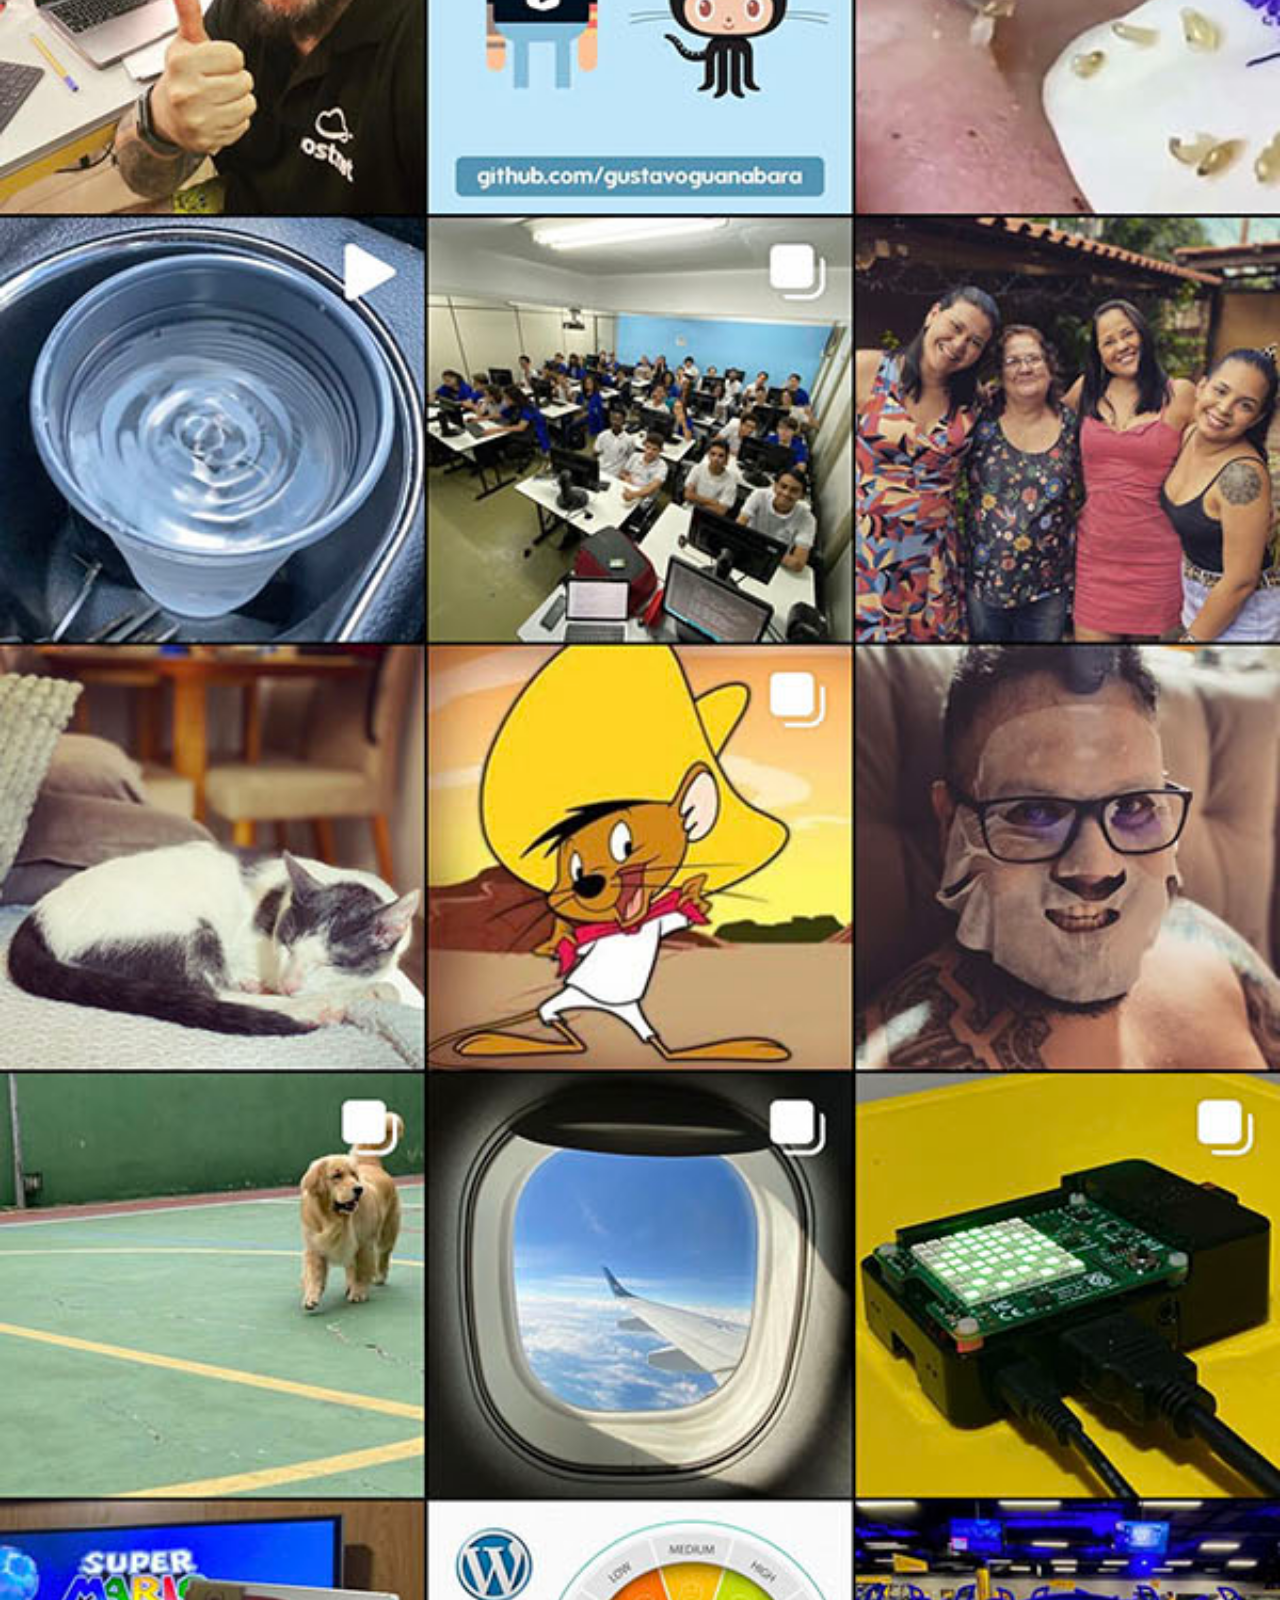
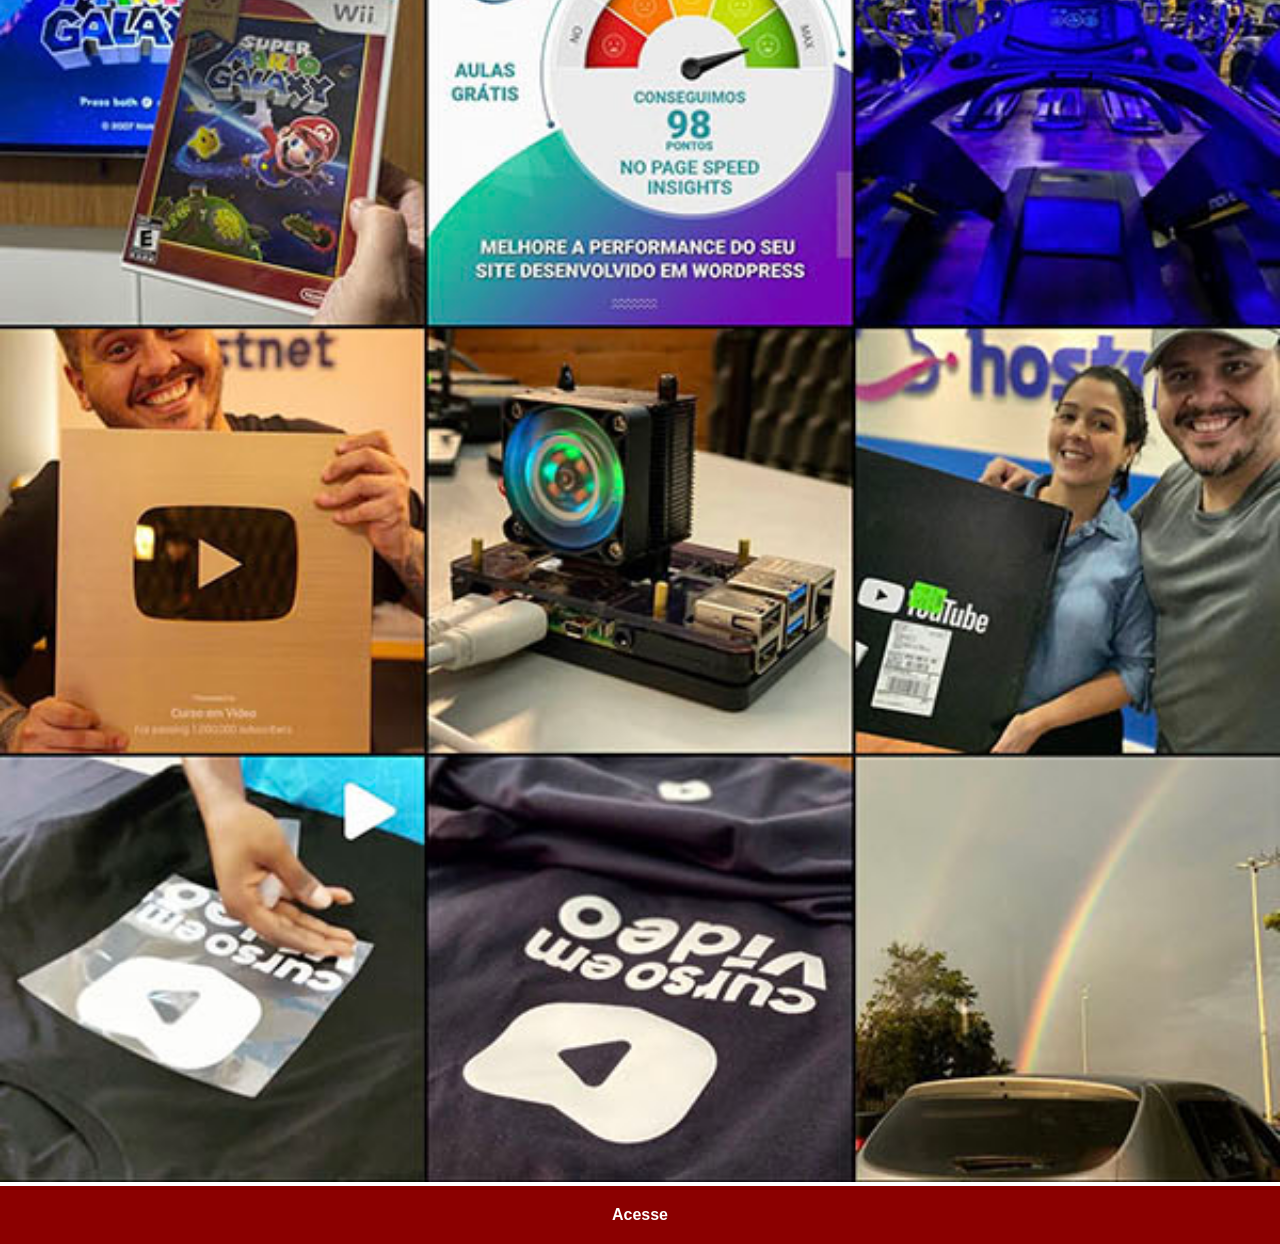
<file: instagram.html>
<!DOCTYPE html>
<html lang="pt-br">
<head>
  <meta charset="UTF-8">
  <meta name="viewport" content="width=device-width, initial-scale=1.0">
  <title>Instagram</title>

  <link rel="stylesheet" href="estilo/social.css">
</head>
<body>
    <img src="imagens/tela-instagram.jpg" alt="Instagram">

    <a href="https://www.instagram.com/gustavoguanabara/" target="_blank">Acesse</a>
</body>
</html>
</file>
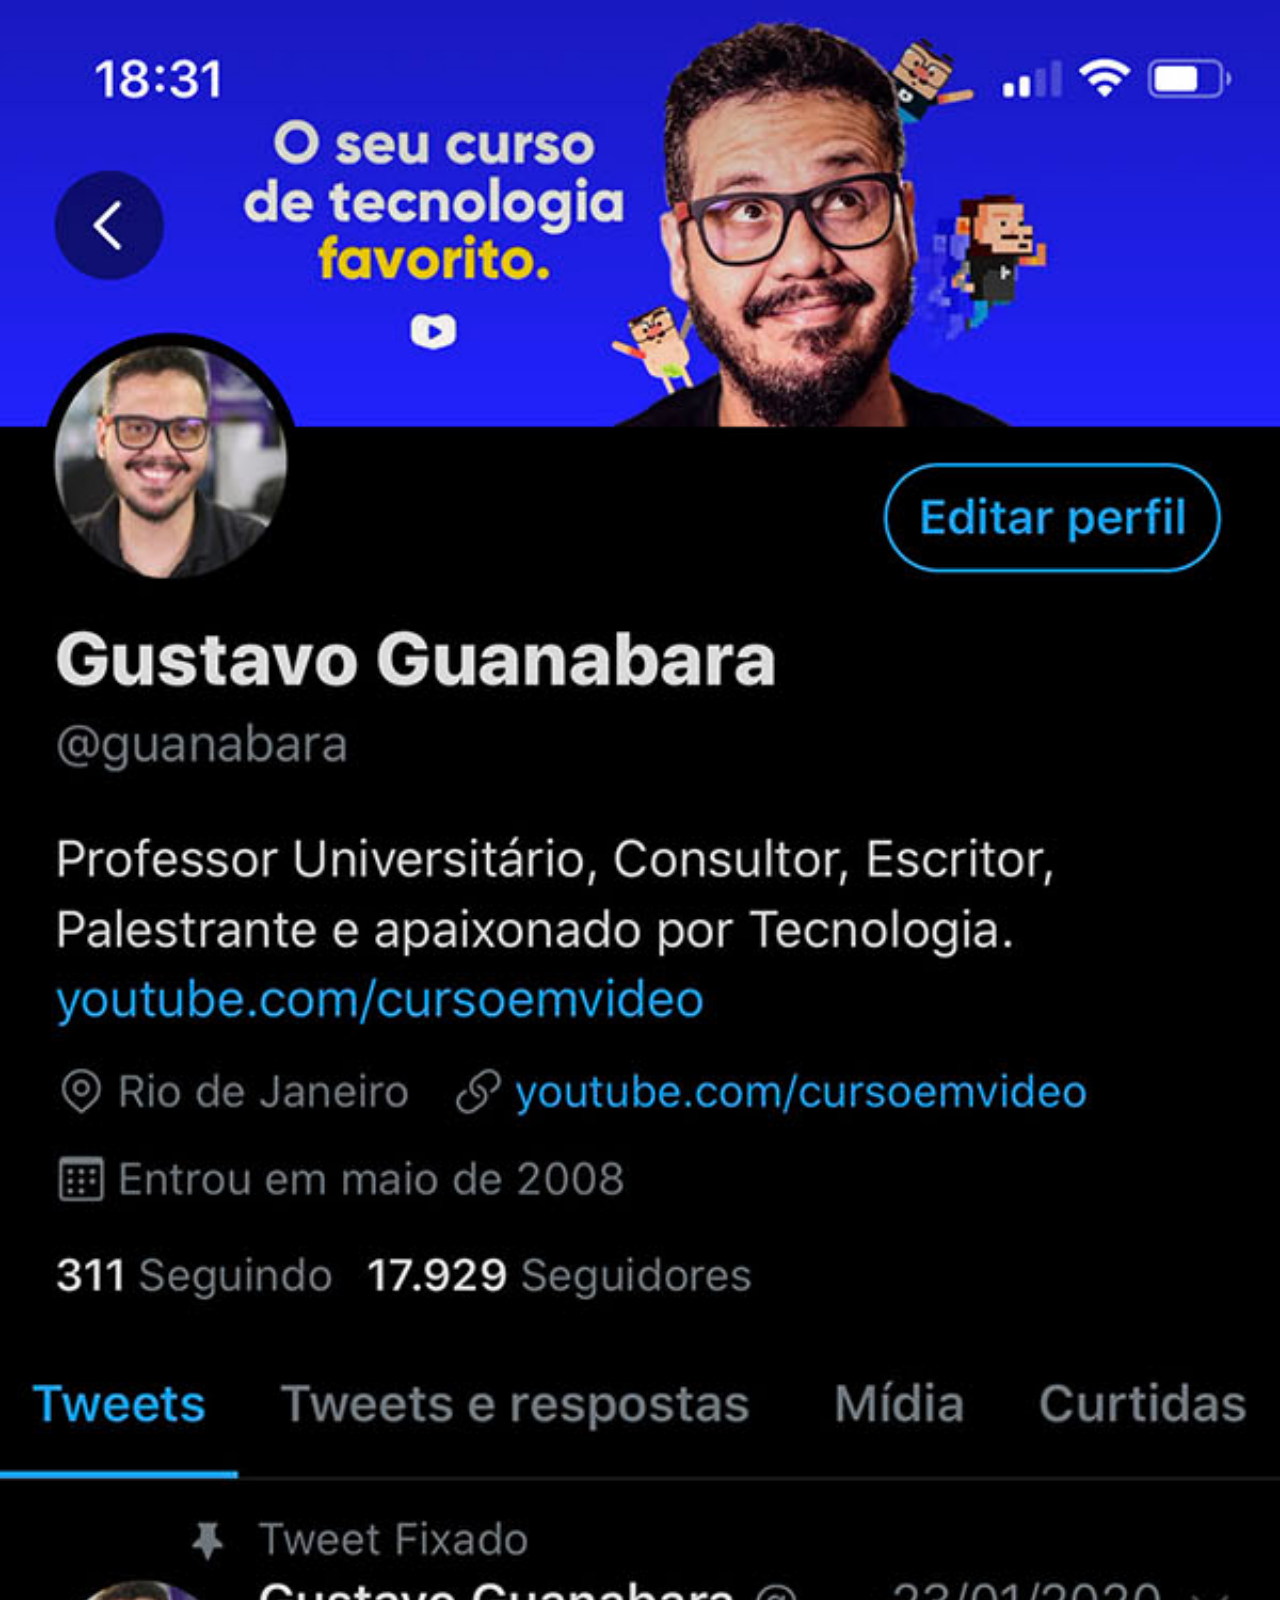
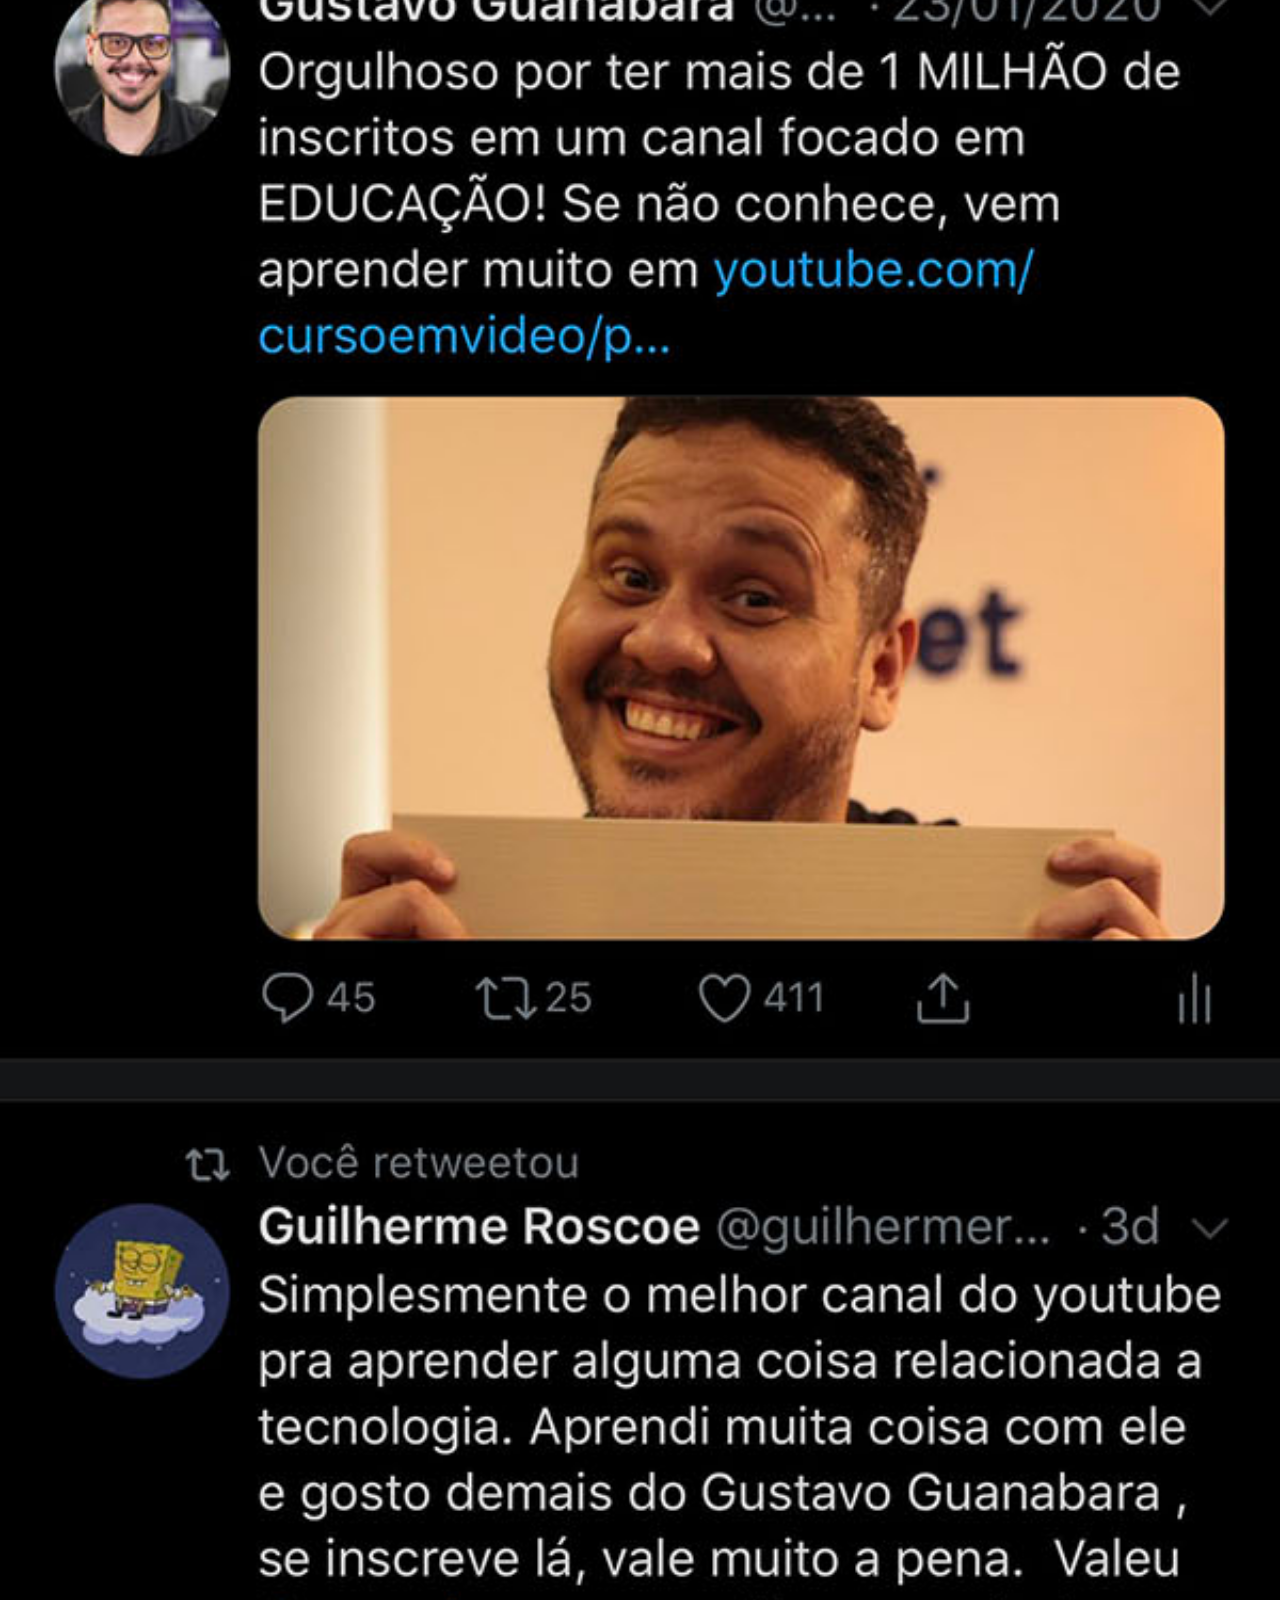
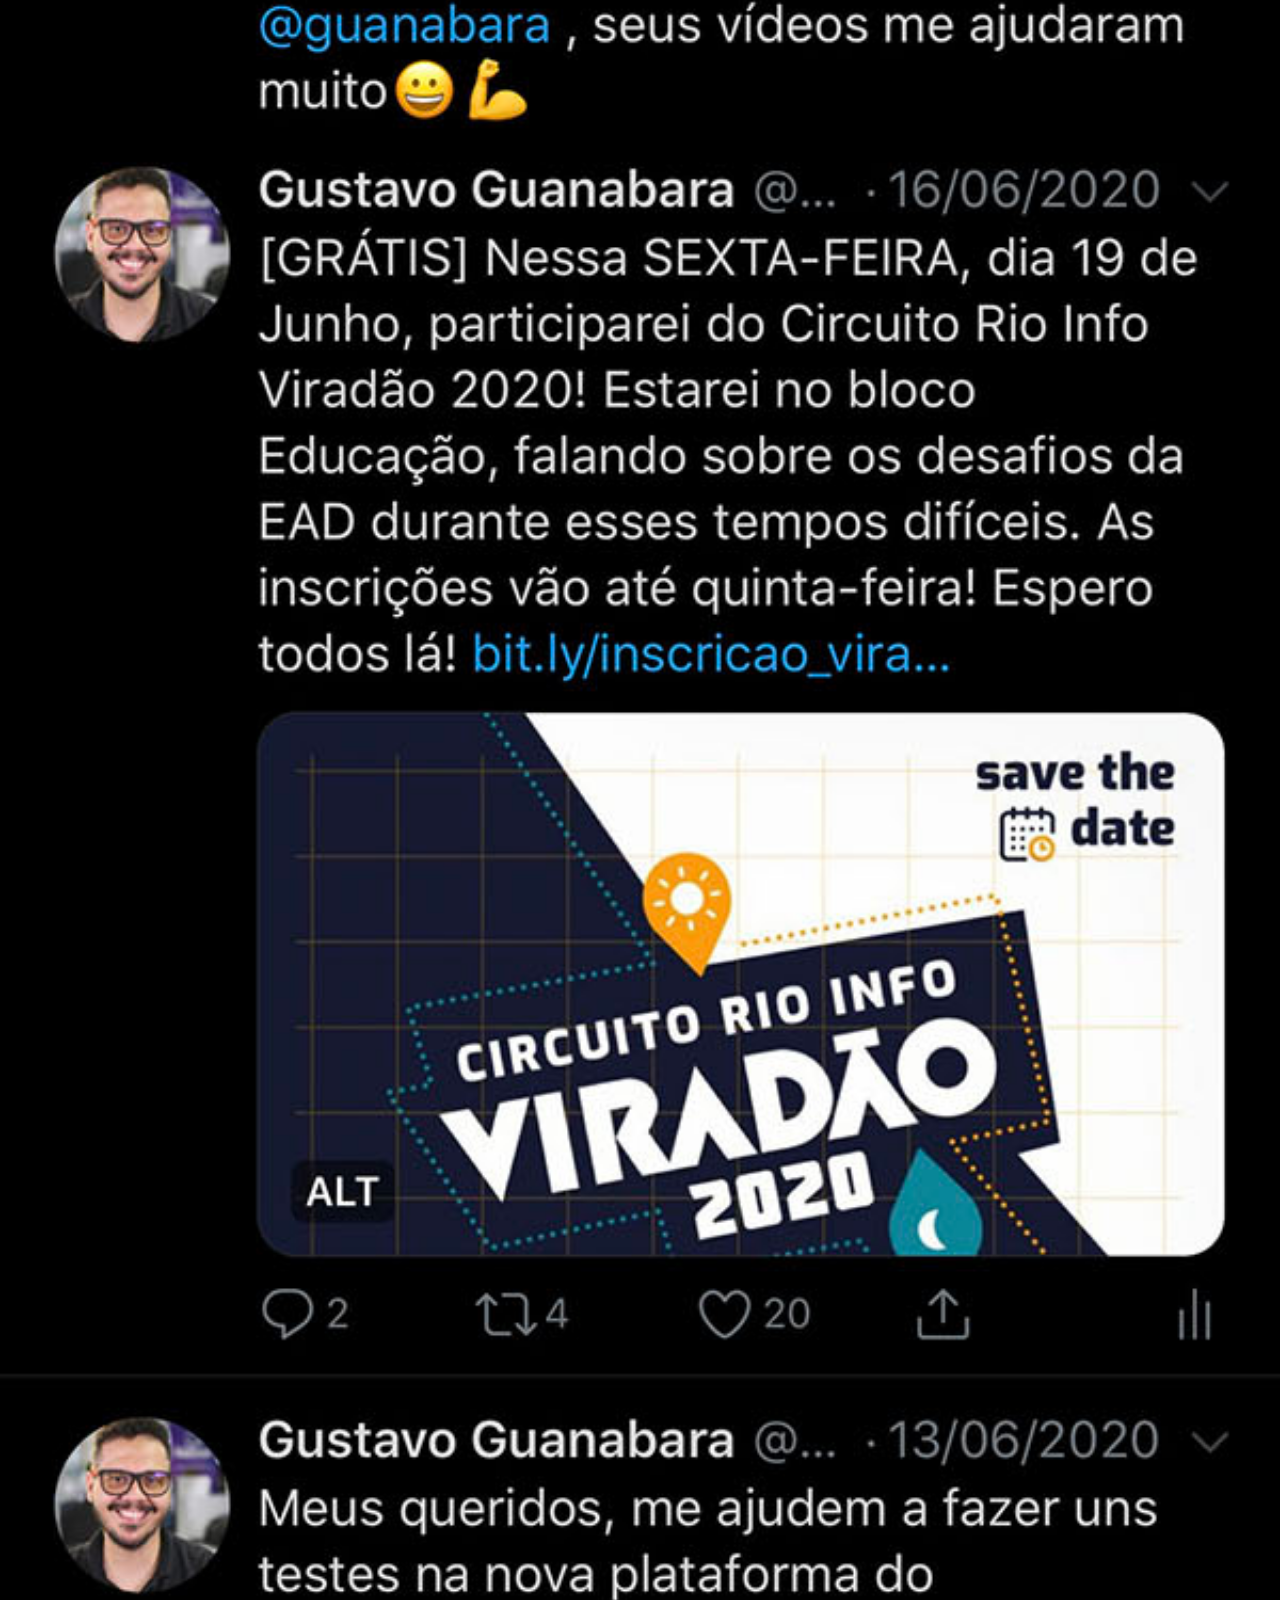
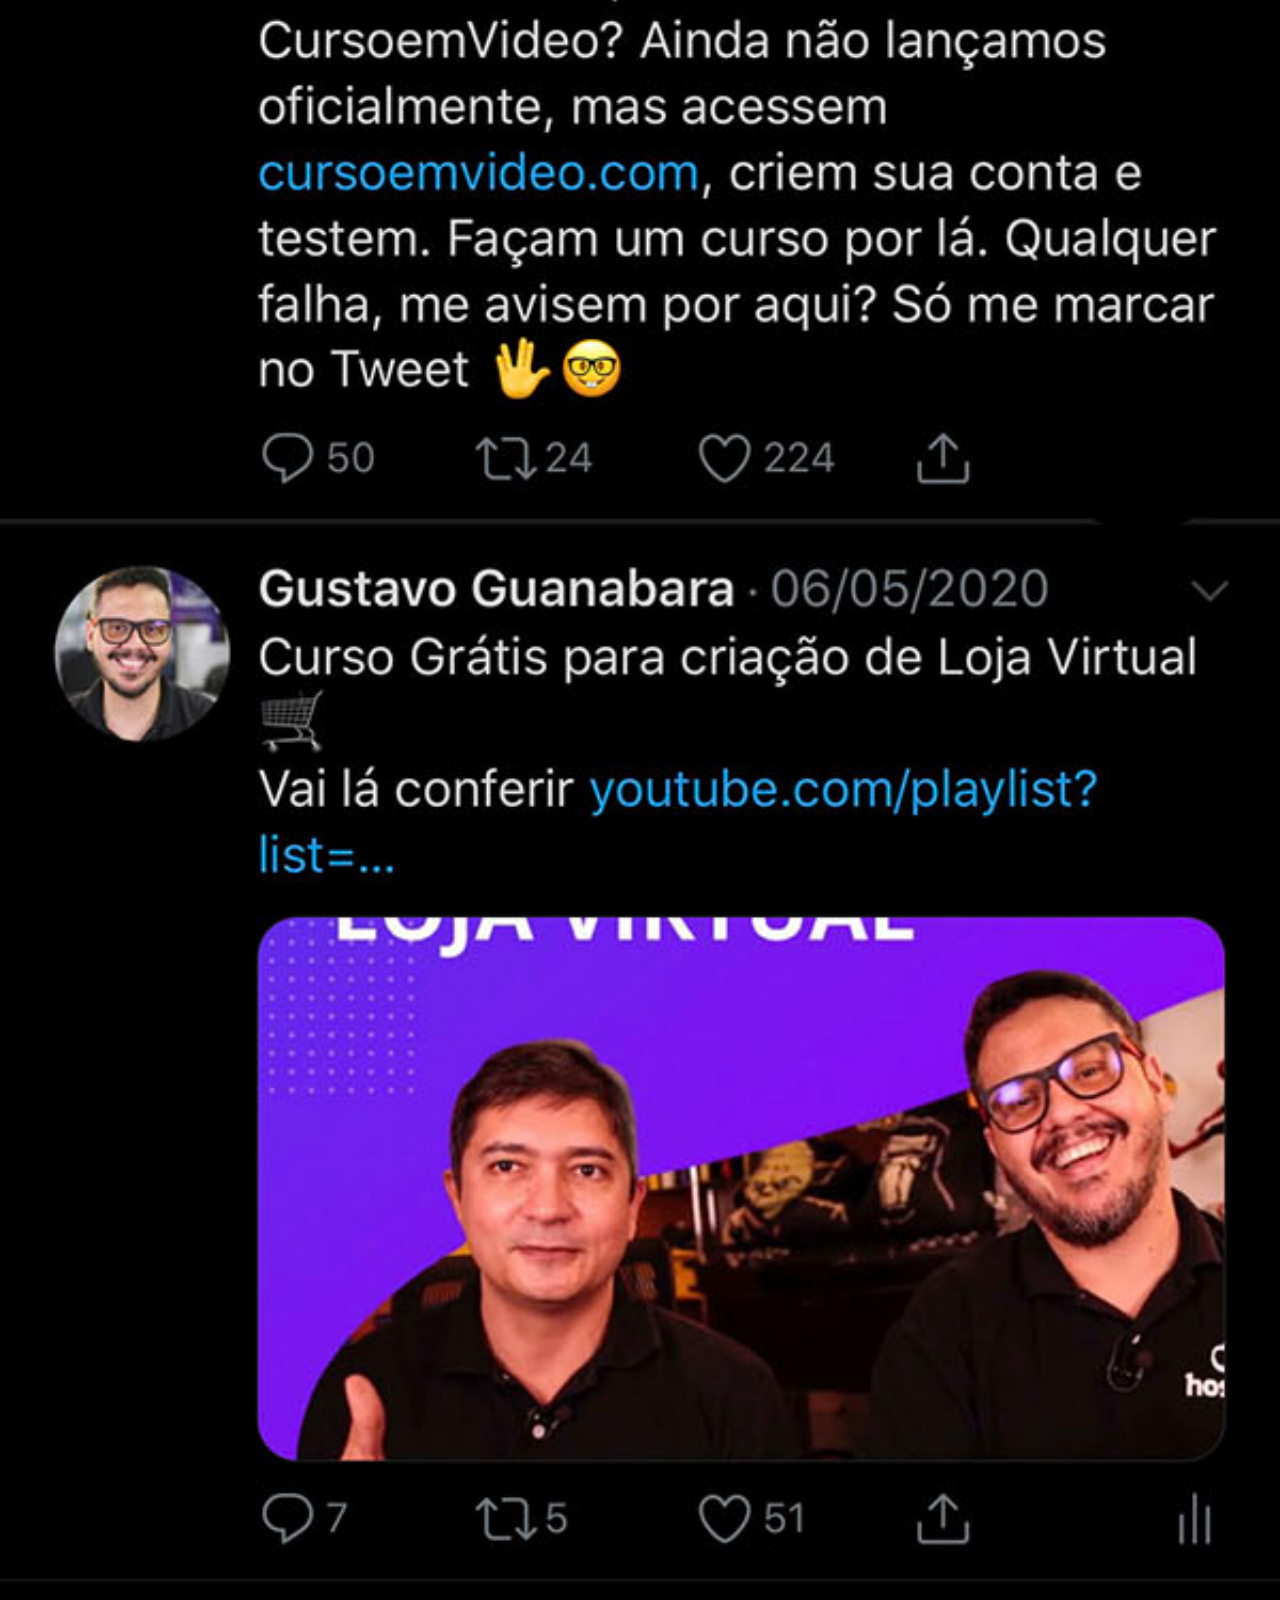
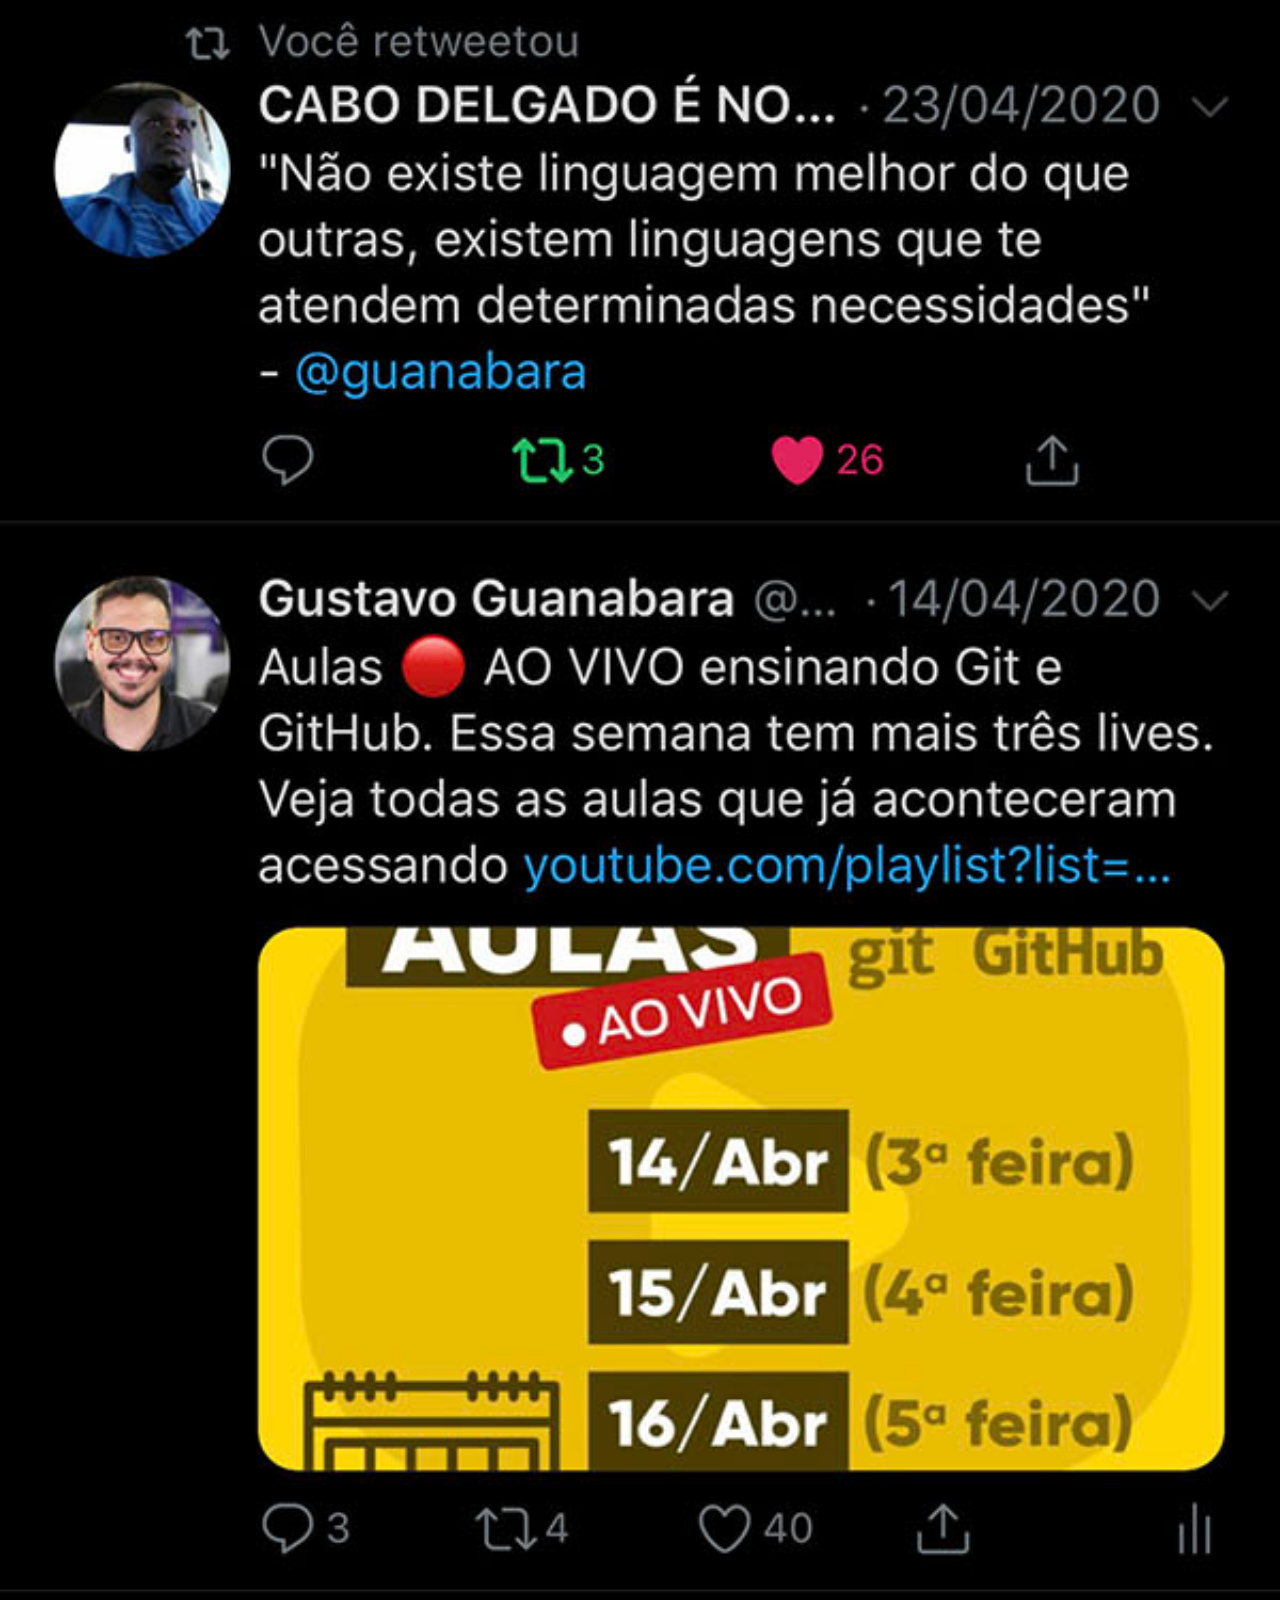
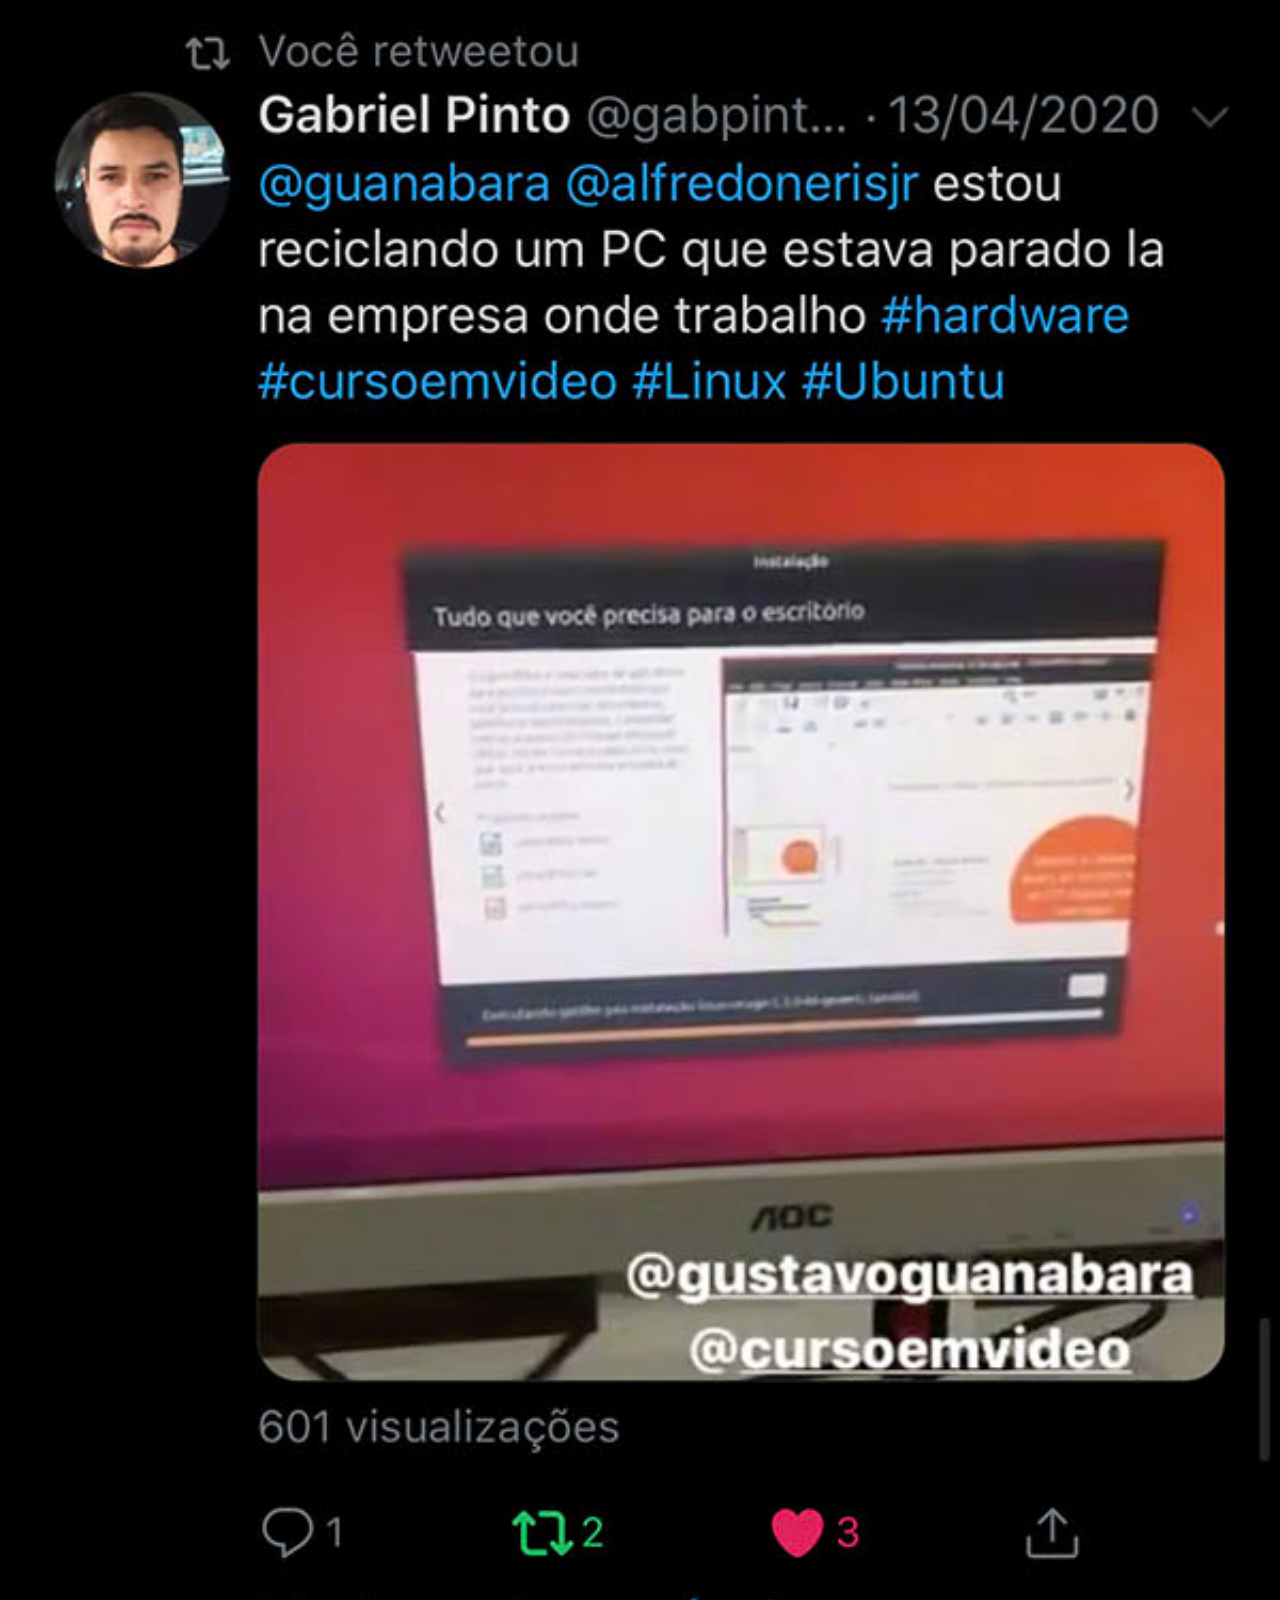
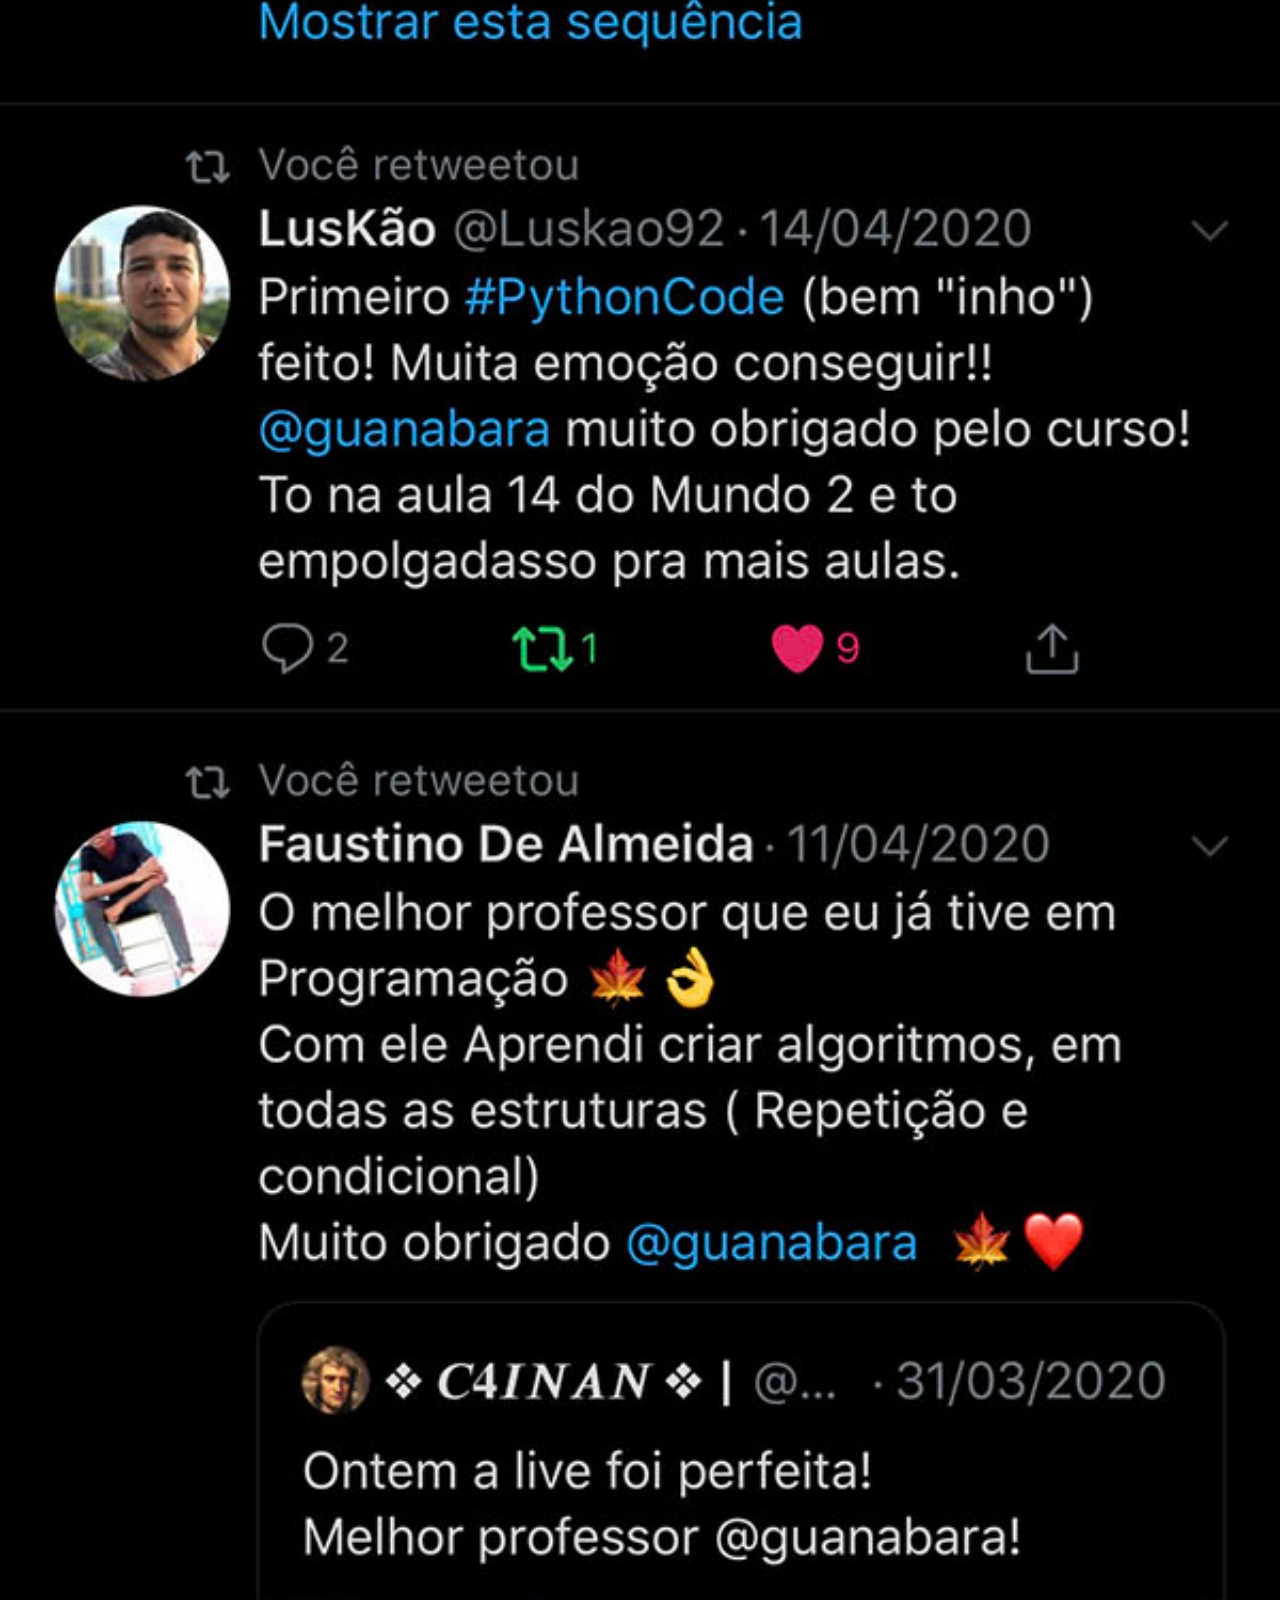
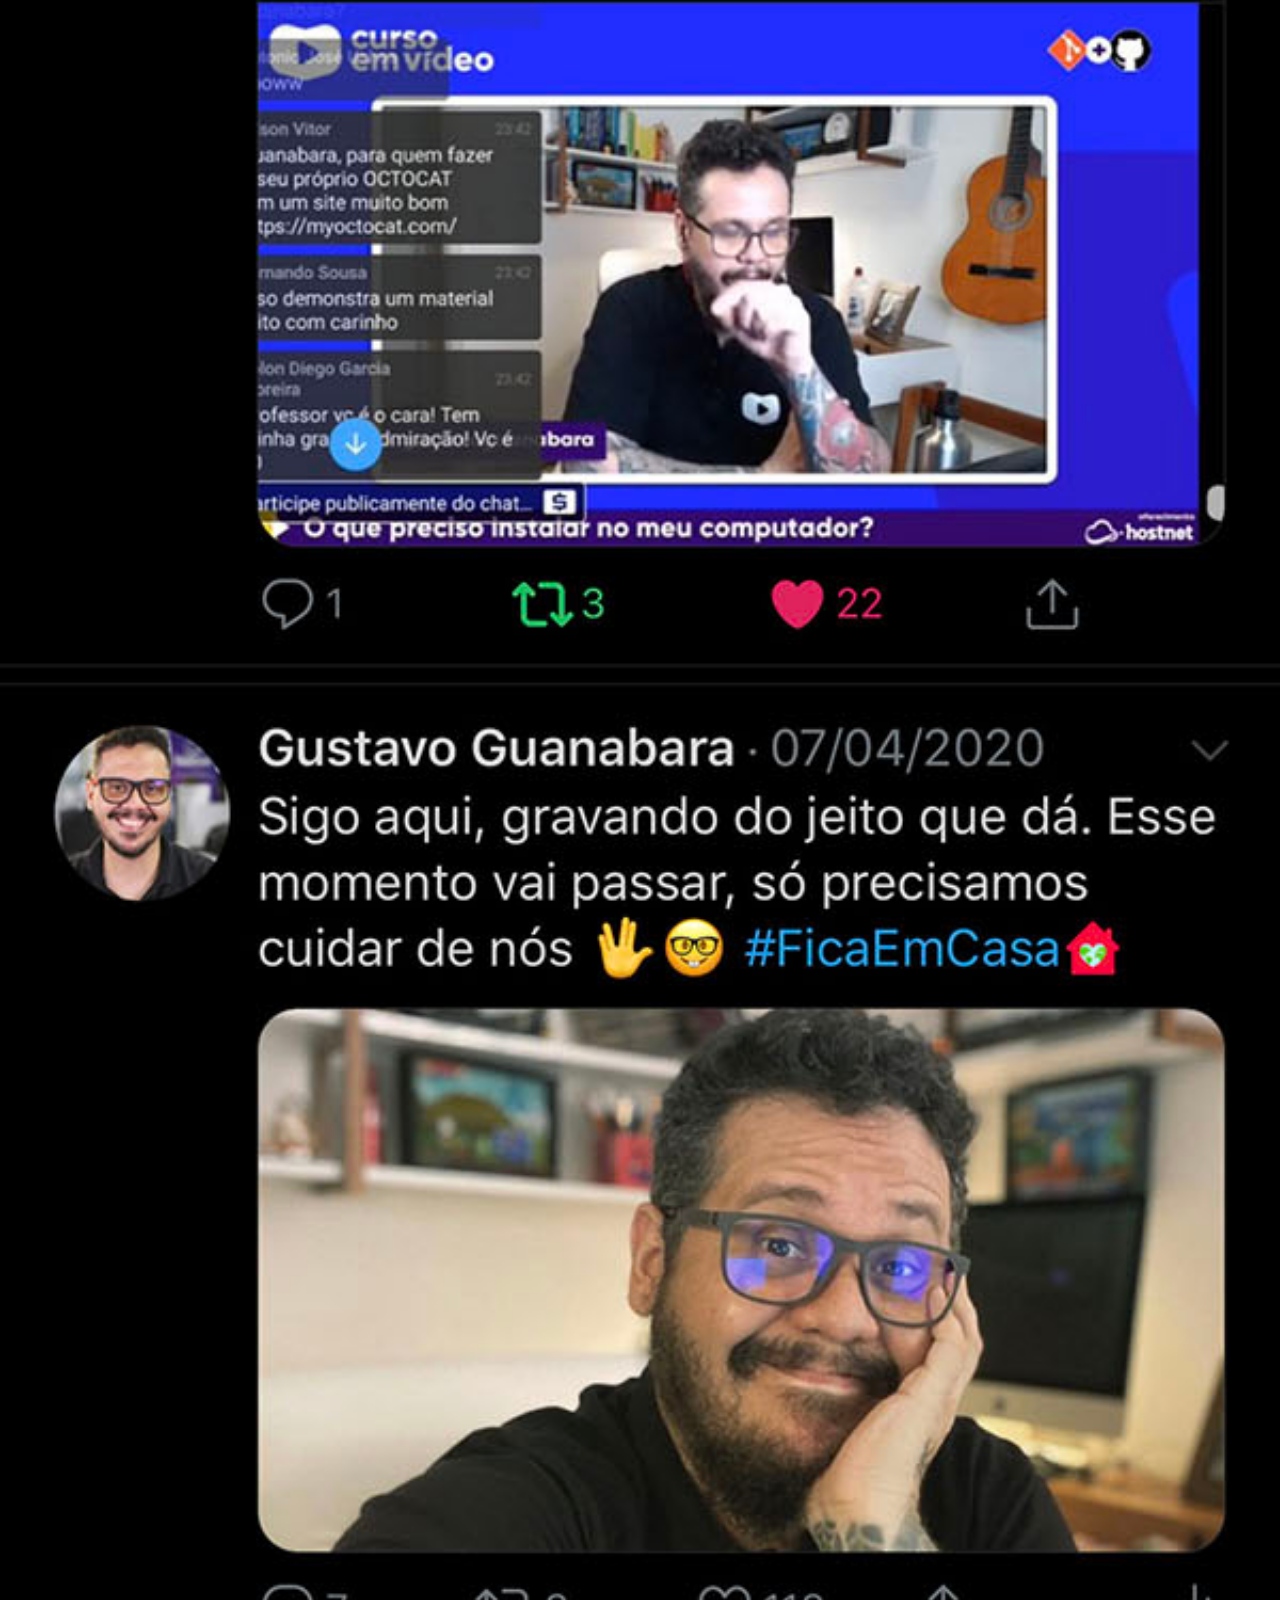
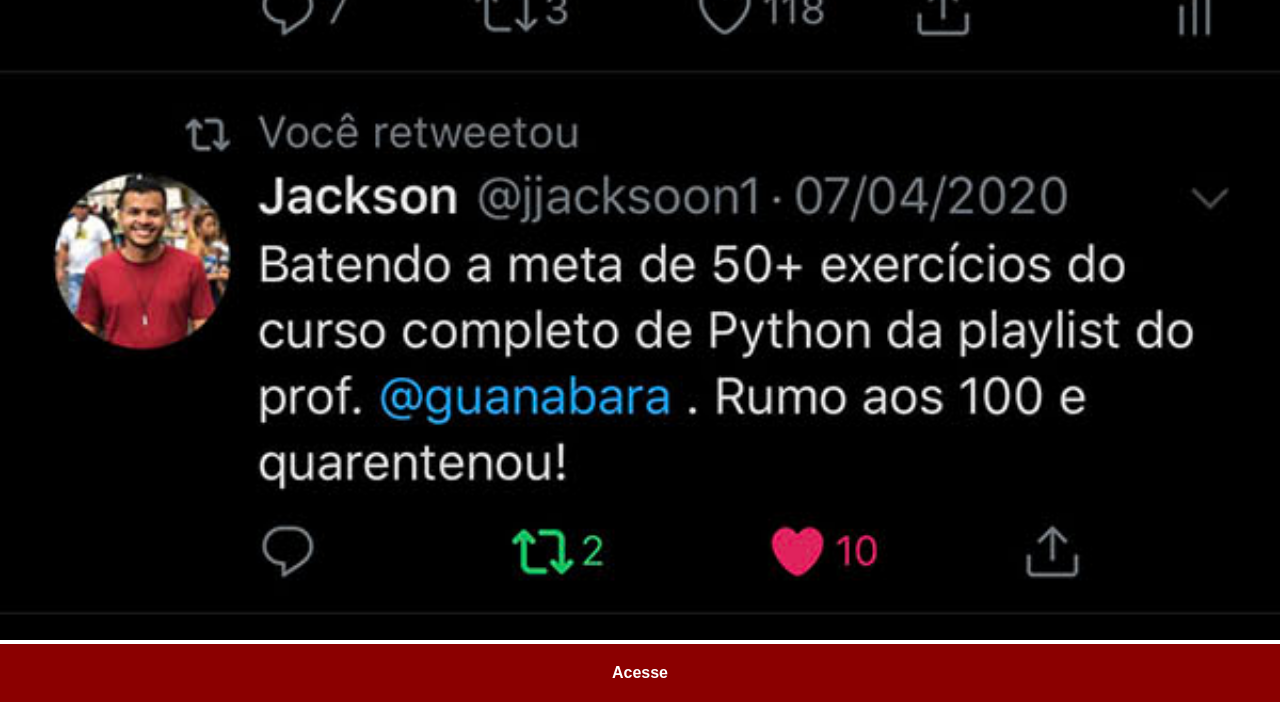
<file: twitter.html>
<!DOCTYPE html>
<html lang="pt-br">
<head>
  <meta charset="UTF-8">
  <meta name="viewport" content="width=device-width, initial-scale=1.0">
  <title>Twitter</title>

  <link rel="stylesheet" href="estilo/social.css">
</head>
<body>
    <img src="imagens/tela-twitter.jpg" alt="Twitter">

    <a href="#">Acesse</a>
</body>
</html>
</file>
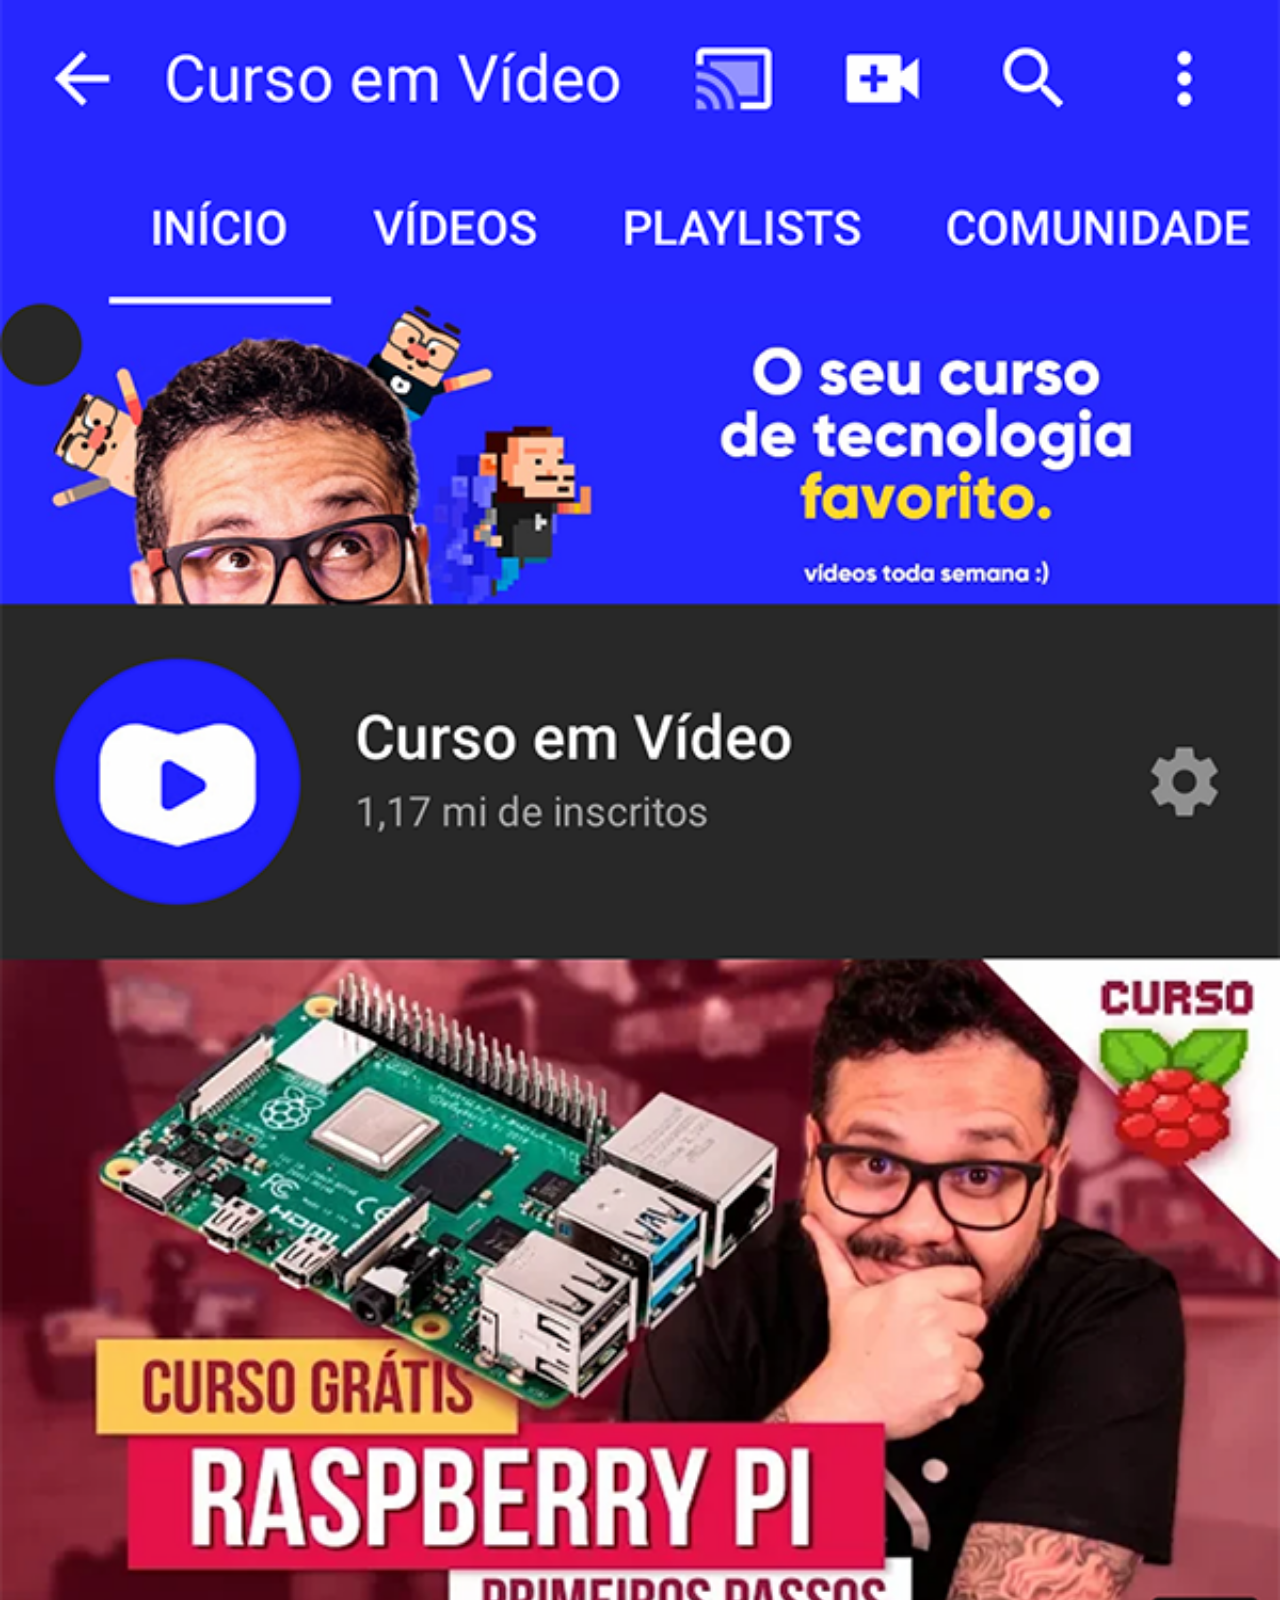
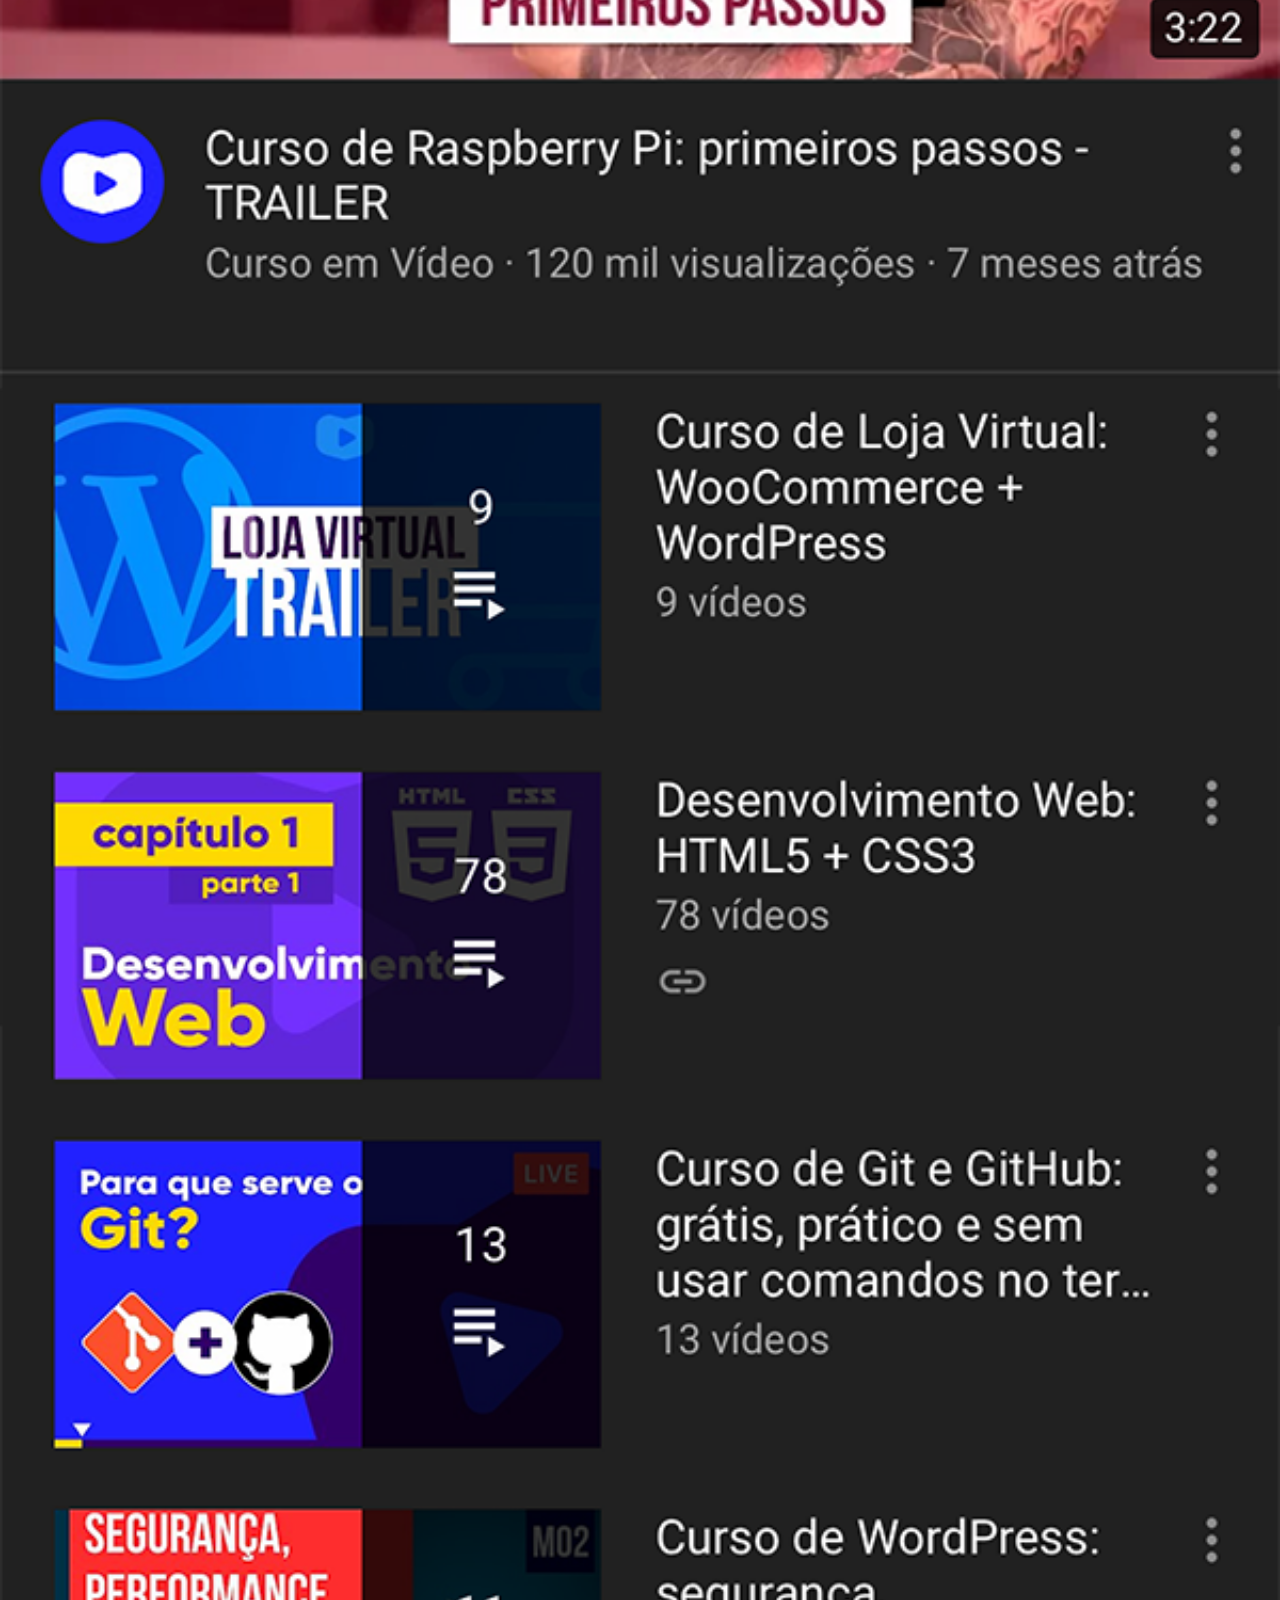
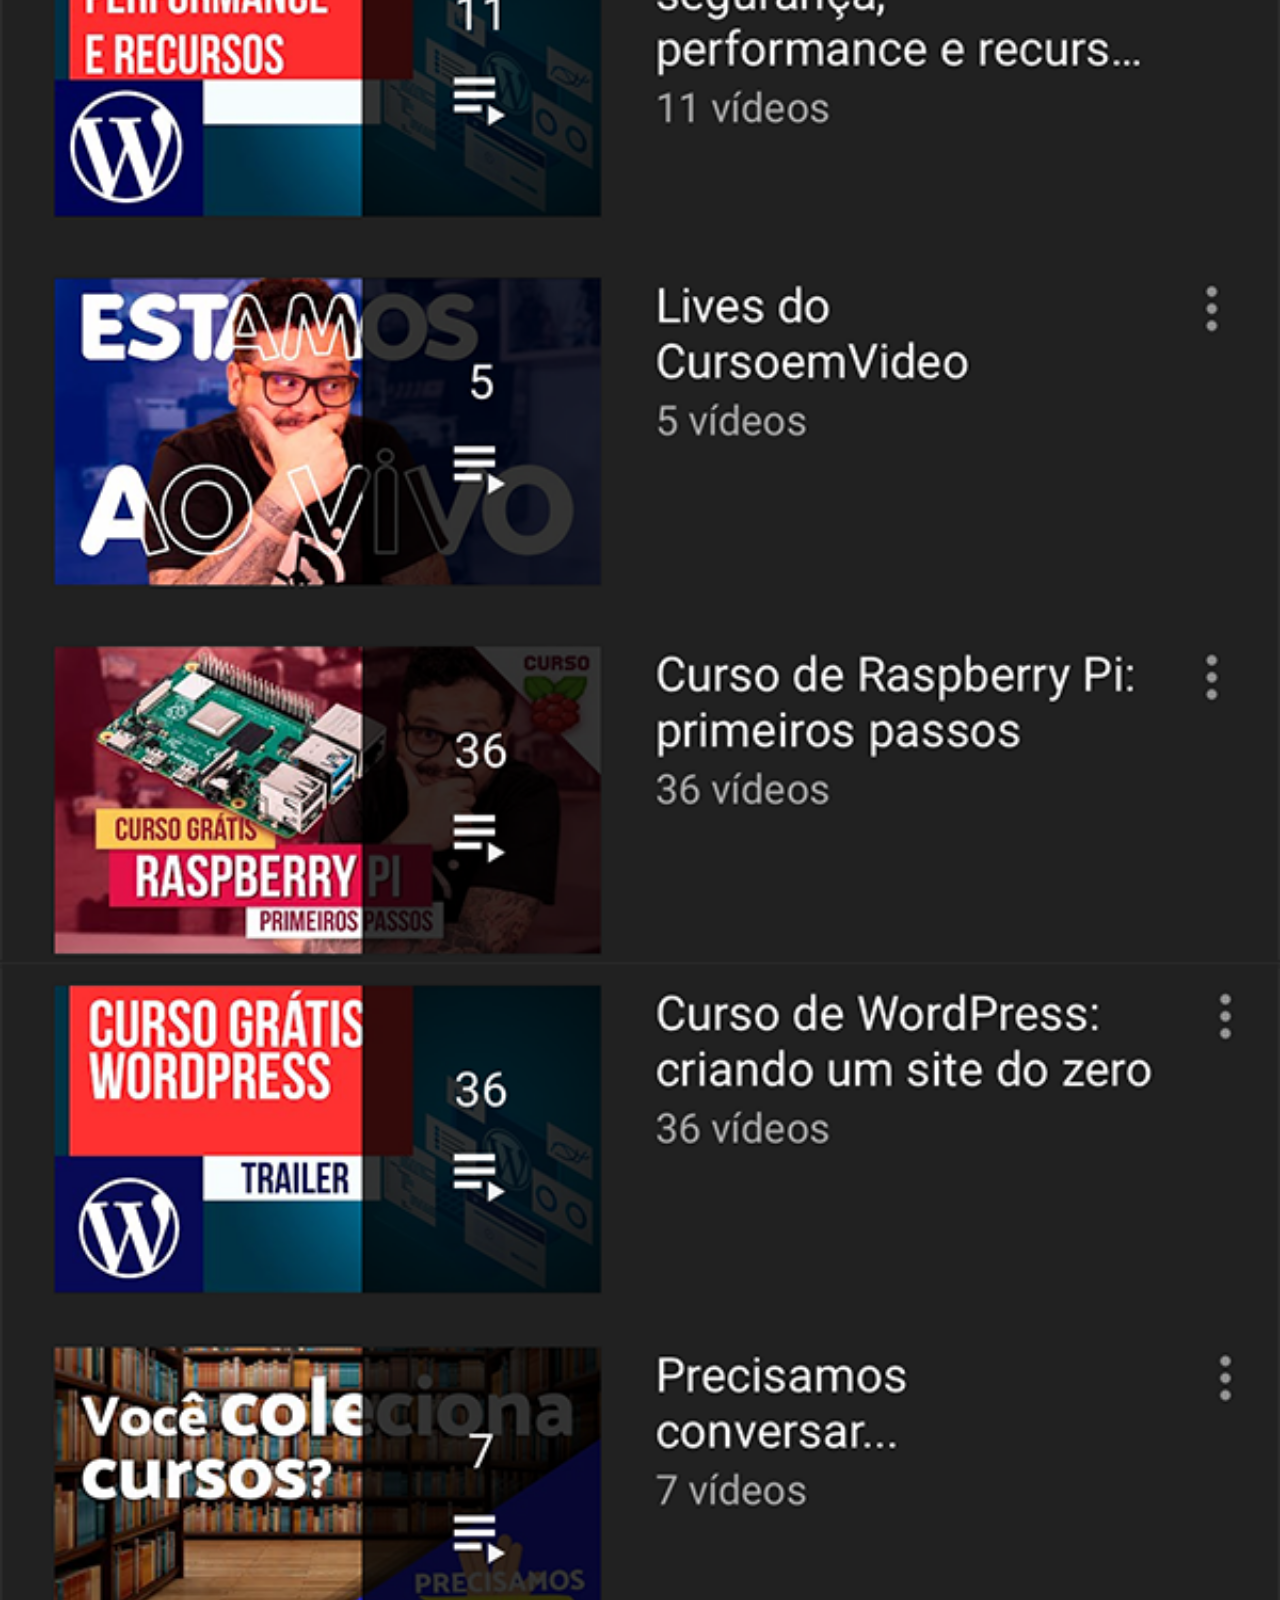
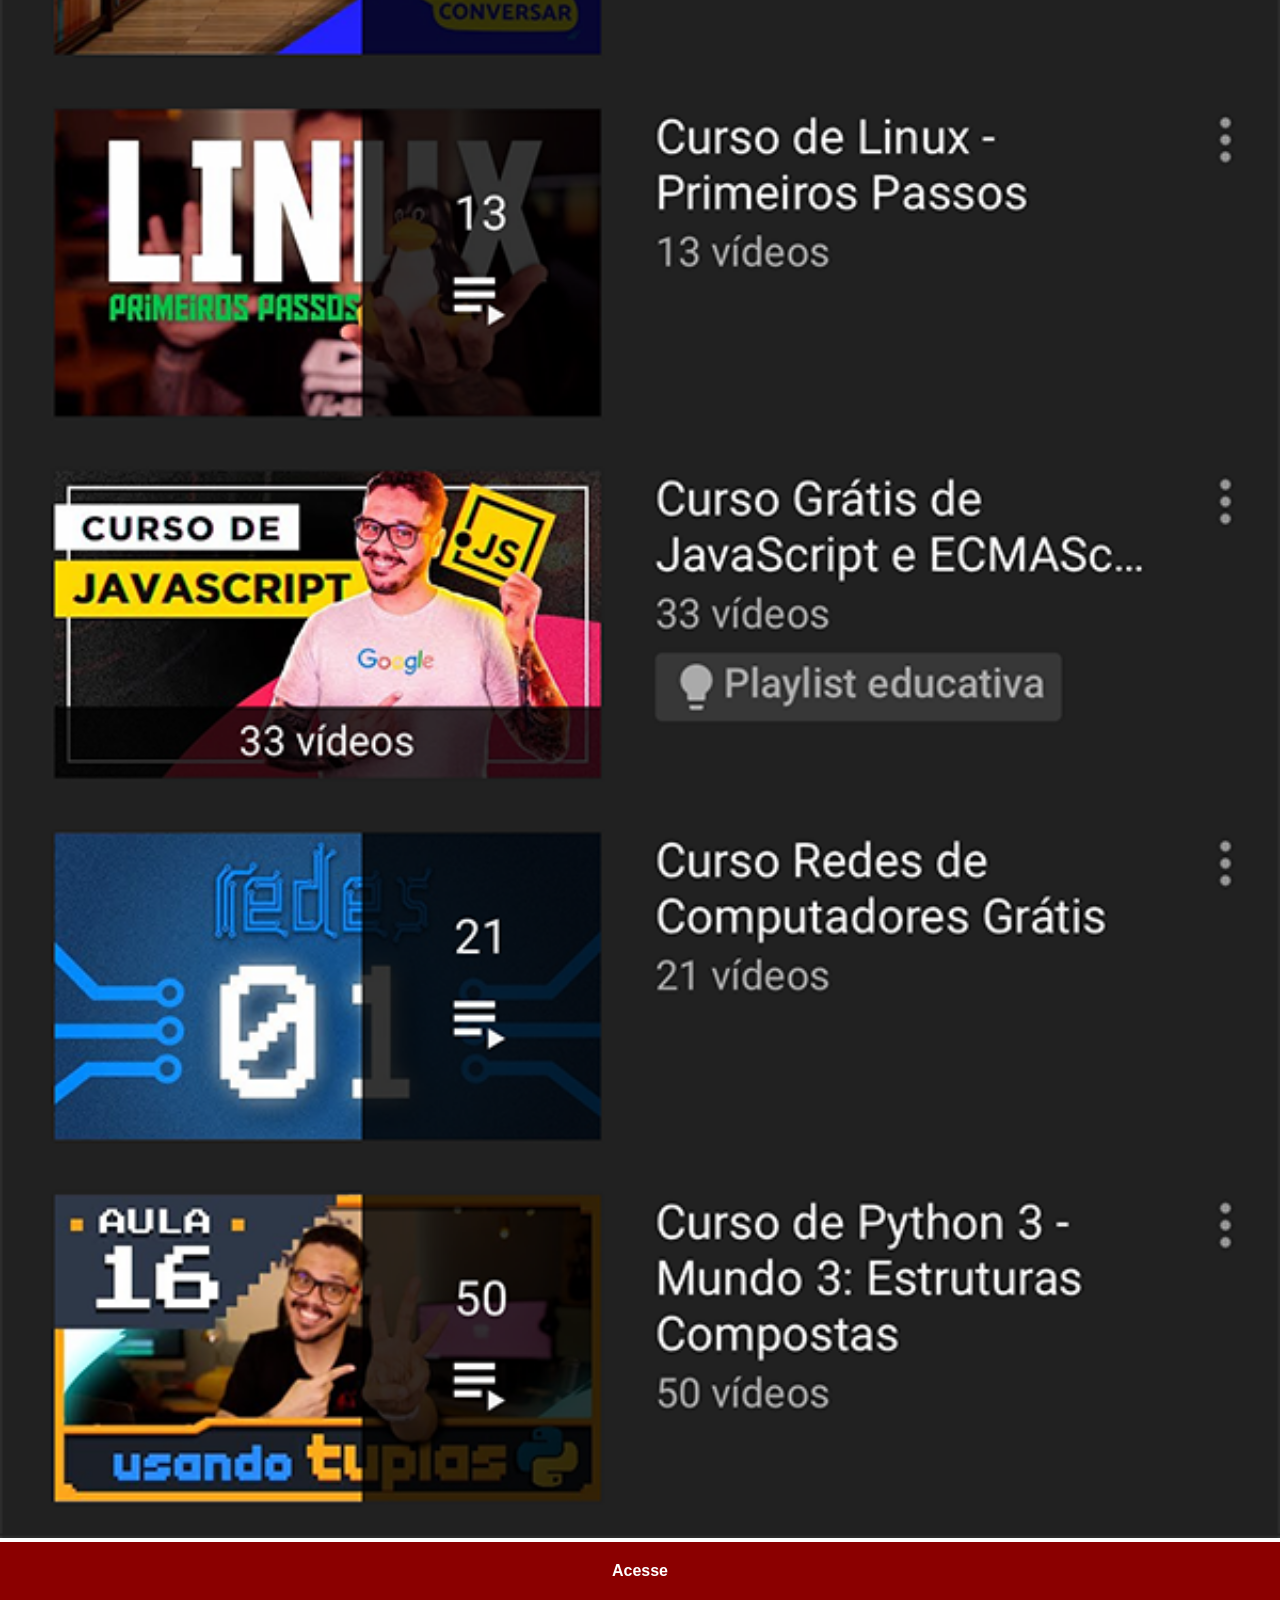
<file: youtube.html>
<!DOCTYPE html>
<html lang="pt-br">
<head>
  <meta charset="UTF-8">
  <meta name="viewport" content="width=device-width, initial-scale=1.0">
  <title>Youtube</title>
  <link rel="stylesheet" href="estilo/social.css">
</head>
<body>
    <img src="imagens/tela-youtube.png" alt="Youtube">

    <a href="https://www.youtube.com/c/CursoemV%C3%ADdeo/playlists" target="_blank">Acesse</a>
</body>
</html>
</file>
<file: estilo/style.css>
@charset "UTF-8";

* {
  margin: 0px;
  padding: 0px;
  box-sizing: border-box;
  font-family: Arial, Helvetica, sans-serif;
}

html, body {
  height: 100vh;
  width: 100vw;
  background-color: black;
}

body {
  background: url('../imagens/fundo-madeira.jpg') top center/ cover;
  background-attachment: fixed;
}

main {
  position: relative;
  height: 100vh;
}

section#telefone {
  position: absolute;
  top: 50%;
  left: 50%;
  transform: translate(-50%, -50%);
  height: 627px;
  width: 311px;
  background: url('../imagens/frame-iphone.png') no-repeat;
}

iframe#tela {
  position: relative;
  top: 80px;
  left: 22px;
  width: 267px;
  height: 471px;
}

section#redes-sociais {
  text-align: right;
}

section#redes-sociais img {
  width: 50px;
  margin: 10px;
  border-radius: 50%;
  box-shadow: 2px 2px 5px rgba(0, 0, 0, 0.400);
}

section#redes-sociais img:hover {
  border: 2px solid rgba(255, 255, 255, 0.637);
  transform: translate(-3px, -3px);
  box-shadow: 5px 5px 10px rgba(0, 0, 0, 0.623);
  transition: transform .4s, border .5s;
  
}

section#redes-sociais img:active {
  transform: scale(95%);
}
</file>
<file: estilo/social.css>
@charset "UTF-8";

*{
  margin: 0px;
  padding: 0px;
  font-family: Arial, Helvetica, sans-serif;
}

/* para esconder a barra de rolagem é só usar isso: */
::-webkit-scrollbar {
  width: 0px;
  height: 0px;
}

img {
  width: 100vw;
}

a {
  display: block;
  background-color: darkred;
  color: white;
  padding: 20px;
  text-align: center;
  font-weight: bolder;
  text-decoration: none;
}

a:hover {
  background-color: red;
}
</file>
